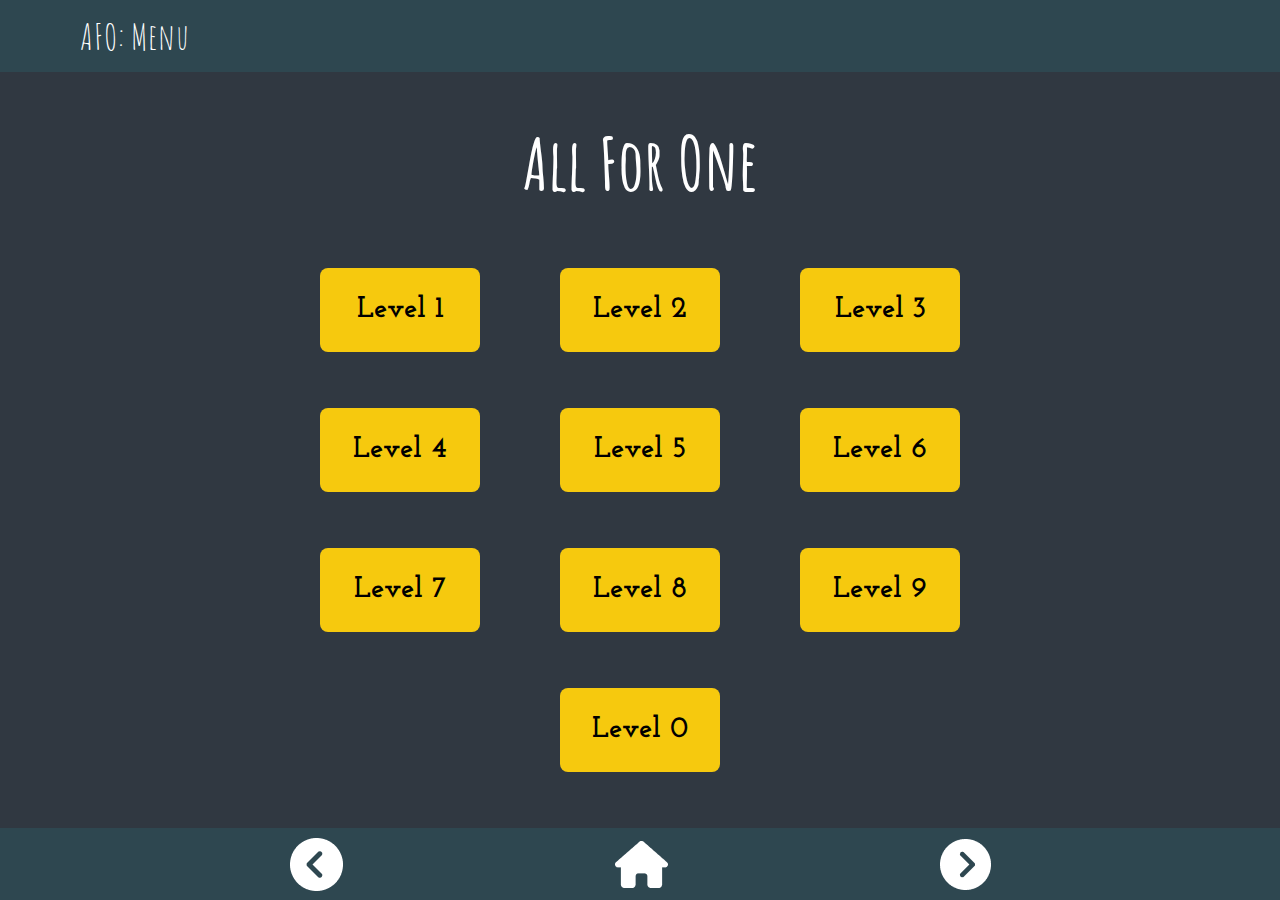
<file: index.html>
<!DOCTYPE html>
<html lang="en">

<head>
    <meta charset="UTF-8">
    <meta name="viewport" content="width=device-width, initial-scale=1.0">
    <link rel="stylesheet" href="./src/output.css">
    <link rel="preconnect" href="https://fonts.googleapis.com">
    <link rel="preconnect" href="https://fonts.gstatic.com" crossorigin>
    <link
        href="https://fonts.googleapis.com/css2?family=Amatic+SC:wght@400;700&family=Josefin+Slab:ital,wght@0,100;0,200;0,300;0,400;0,500;0,600;0,700;1,100;1,200;1,300;1,400;1,500;1,600;1,700&display=swap"
        rel="stylesheet">
    <title>All For One</title>
</head>

<body>
    <header class="w-screen h-[8vh] bg-[#2E4750] flex">
        <h2 class="text-white font-amatic tracking-wide text-4xl my-auto ps-5 sm:ps-10 md:ps-20">AFO: Menu</h2>
    </header>

    <main class="w-[screen] h-[84vh] bg-[#303841] grid grid-cols-3 grid-rows-5 gap-x-12 gap-y-16 sm:gap-x-20 sm:gap-y-14 px-10 sm:px-20 xl:px-80 py-14">
        <h1 class="font-amatic text-white text-7xl font-bold text-center col-span-3">All For One</h1>
        <a href="./pages/L1_Add.html" class="bg-[#F6C90E] flex rounded-lg">
            <p class="m-auto font-josefin text-6xl md:text-3xl font-bold"><span class="md:hidden">1</span><span class="hidden md:block">Level 1</span></p>
        </a>
        <a href="./pages/L2_Question.html" class="bg-[#F6C90E] flex rounded-lg">
            <p class="m-auto font-josefin text-6xl md:text-3xl font-bold"><span class="md:hidden">2</span><span class="hidden md:block">Level 2</span></p>
        </a>
        <a href="./pages/L3_Compare.html" class="bg-[#F6C90E] flex rounded-lg">
            <p class="m-auto font-josefin text-6xl md:text-3xl font-bold"><span class="md:hidden">3</span><span class="hidden md:block">Level 3</span></p>
        </a>
        <a href="./pages/L4_Madlib.html" class="bg-[#F6C90E] flex rounded-lg">
            <p class="m-auto font-josefin text-6xl md:text-3xl font-bold"><span class="md:hidden">4</span><span class="hidden md:block">Level 4</span></p>
        </a>
        <a href="./pages/L5_OddEven.html" class="bg-[#F6C90E] flex rounded-lg">
            <p class="m-auto font-josefin text-6xl md:text-3xl font-bold"><span class="md:hidden">5</span><span class="hidden md:block">Level 5</span></p>
        </a>
        <a href="./pages/L6_ReverseStr.html" class="bg-[#F6C90E] flex rounded-lg">
            <p class="m-auto font-josefin text-6xl md:text-3xl font-bold"><span class="md:hidden">6</span><span class="hidden md:block">Level 6</span></p>
        </a>
        <a href="./pages/L7_ReverseNum.html" class="bg-[#F6C90E] flex rounded-lg">
            <p class="m-auto font-josefin text-6xl md:text-3xl font-bold"><span class="md:hidden">7</span><span class="hidden md:block">Level 7</span></p>
        </a>
        <a href="./pages/L8_MagicBall.html" class="bg-[#F6C90E] flex rounded-lg">
            <p class="m-auto font-josefin text-6xl md:text-3xl font-bold"><span class="md:hidden">8</span><span class="hidden md:block">Level 8</span></p>
        </a>
        <a href="./pages/L9_Restaurant.html" class="bg-[#F6C90E] flex rounded-lg">
            <p class="m-auto font-josefin text-6xl md:text-3xl font-bold"><span class="md:hidden">9</span><span class="hidden md:block">Level 9</span></p>
        </a>
        <div class="grid grid-cols-subgrid col-span-3">
            <a href="./pages/L0_Hello.html" class="bg-[#F6C90E] flex rounded-lg col-start-2">
                <p class="m-auto font-josefin text-6xl md:text-3xl font-bold"><span class="md:hidden">0</span><span class="hidden md:block">Level 0</span></p>
            </a>
        </div>
    </main>

    <footer class="w-screen h-[8vh] bg-[#2E4750] columns-3 flex justify-center gap-20">
        <div class="flex">
            <a href="./pages/L9_Restaurant.html" class="my-auto">
                <img class="sm:hidden" src="./assets/faChevronCircleLeftMobile.png" alt="Back Button">
                <img class="hidden sm:block" src="./assets/faChevronCircleLeft.png" alt="Back Button">
            </a>
        </div>
        <div class="flex md:px-48">
            <a href="./index.html" class="my-auto">
                <img class="sm:hidden" src="./assets/faHomeMobile.png" alt="Home Button">
                <img class="hidden sm:block" src="./assets/faHome.png" alt="Home Button">
            </a>
        </div>
        <div class="flex">
            <a href="./pages/L0_Hello.html" class="my-auto">
                <img class="sm:hidden" src="./assets/faChevronCircleRightMobile.png" alt="Next Button">
                <img class="hidden sm:block" src="./assets/faChevronCircleRight.png" alt="Next Button">
            </a>
        </div>
    </footer>

    <script src="./node_modules/flowbite/dist/flowbite.min.js"></script>
</body>

</html>
</file>
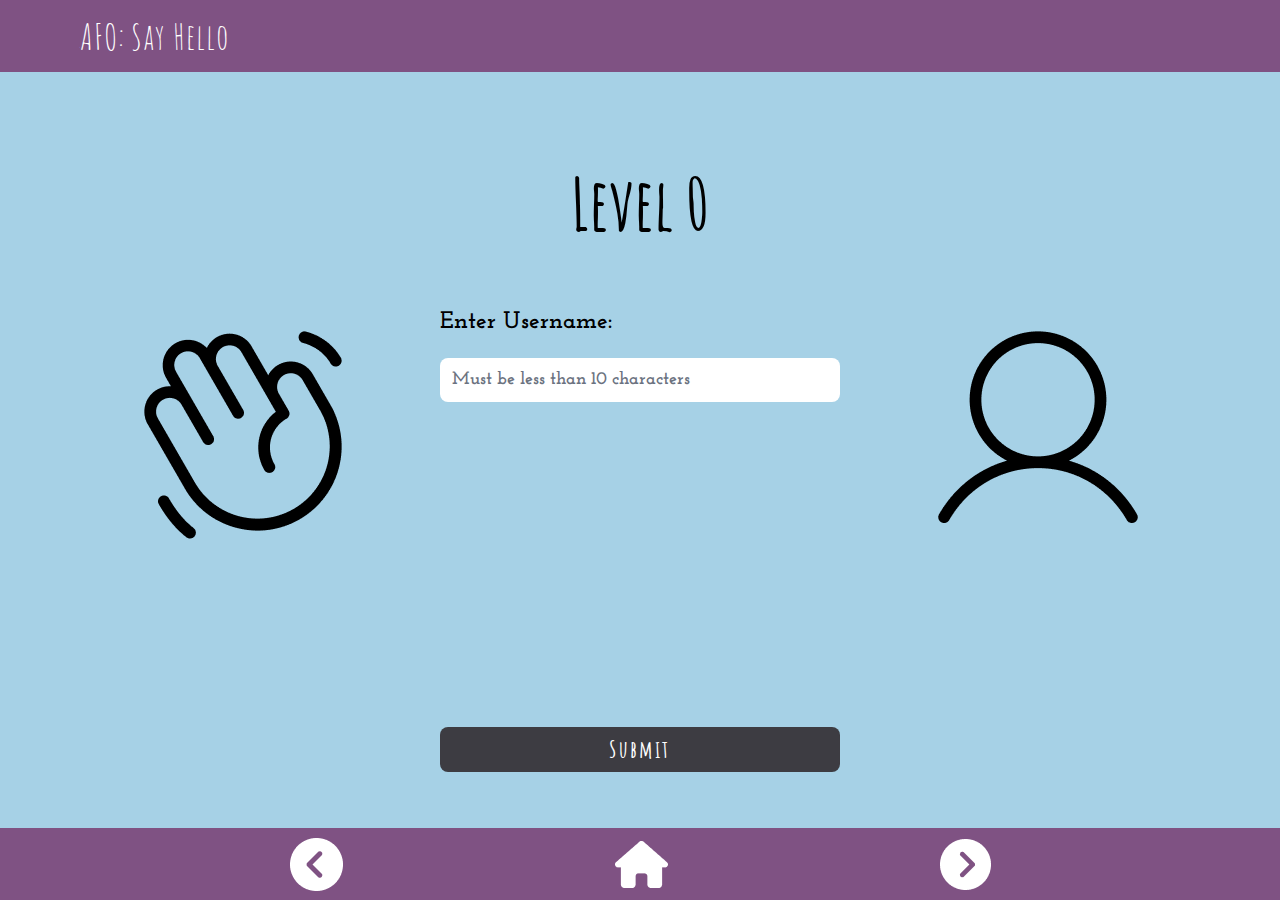
<file: pages/L0_Hello.html>
<!DOCTYPE html>
<html lang="en">

<head>
    <meta charset="UTF-8">
    <meta name="viewport" content="width=device-width, initial-scale=1.0">
    <link rel="stylesheet" href="../src/output.css">
    <link rel="preconnect" href="https://fonts.googleapis.com">
    <link rel="preconnect" href="https://fonts.gstatic.com" crossorigin>
    <link
        href="https://fonts.googleapis.com/css2?family=Amatic+SC:wght@400;700&family=Josefin+Slab:ital,wght@0,100;0,200;0,300;0,400;0,500;0,600;0,700;1,100;1,200;1,300;1,400;1,500;1,600;1,700&display=swap"
        rel="stylesheet">
    <title>AFO: Say Hello</title>
</head>

<body>
    <header class="w-screen h-[8vh] bg-[#7F5283] flex">
        <h2 class="text-white font-amatic tracking-wide text-4xl my-auto ps-5 sm:ps-10 md:ps-20">AFO: Say Hello</h2>
    </header>

    <main class="w-[screen] h-[84vh] bg-[#A6D1E6] text-black px-10 sm:px-20 xl:px-50 py-14">
        <section class="h-full flex flex-col justify-between">
            <h1 class="font-amatic  text-7xl font-bold text-center pb-5 pt-10"><span class="sm:hidden">Lvl.</span><span class="hidden sm:inline-block">Level</span> 0</h1>
            
            <div class="flex font-josefin font-bold">
                <div class="mx-auto hidden xl:block">
                    <img src="../assets/HandWaving.png" alt="Hand waving icon">
                </div>
                
                <div class="mx-auto">
                    <label class="block pb-5 text-2xl" for="userName">Enter Username:</label>
                    <input class="text-black text-lg rounded-lg border-0 w-[230px] min-[375px]:w-[300px] sm:w-[400px]" type="text" id="userName" maxlength="10" placeholder="Must be less than 10 characters" required>
                </div>

                <div class="mx-auto hidden xl:block">
                    <img src="../assets/User.png" alt="User icon">
                </div>
            </div>

            <div id="response" class="my-10 mx-auto font-josefin font-bold text-4xl"></div>
            
            <button id="submitBtn" class="text-white font-bold text-2xl font-amatic tracking-widest rounded-lg bg-[#3D3C42] h-[5vh] w-[230px] min-[375px]:w-[300px] sm:w-[400px] mx-auto">Submit</button>
        </section>
    </main>

    <footer class="w-screen h-[8vh] bg-[#7F5283] columns-3 flex justify-center gap-20">
        <div class="flex">
            <a href="../index.html" class="my-auto">
                <img class="sm:hidden" src="../assets/faChevronCircleLeftMobile.png" alt="Back Button">
                <img class="hidden sm:block" src="../assets/faChevronCircleLeft.png" alt="Back Button">
            </a>
        </div>
        <div class="flex md:px-48">
            <a href="../index.html" class="my-auto">
                <img class="sm:hidden" src="../assets/faHomeMobile.png" alt="Home Button">
                <img class="hidden sm:block" src="../assets/faHome.png" alt="Home Button">
            </a>
        </div>
        <div class="flex">
            <a href="./L1_Add.html" class="my-auto">
                <img class="sm:hidden" src="../assets/faChevronCircleRightMobile.png" alt="Next Button">
                <img class="hidden sm:block" src="../assets/faChevronCircleRight.png" alt="Next Button">
            </a>
        </div>
    </footer>

    <script src="../node_modules/flowbite/dist/flowbite.min.js"></script>
    <script src="../scripts/hello.js"></script>
</body>

</html>
</file>
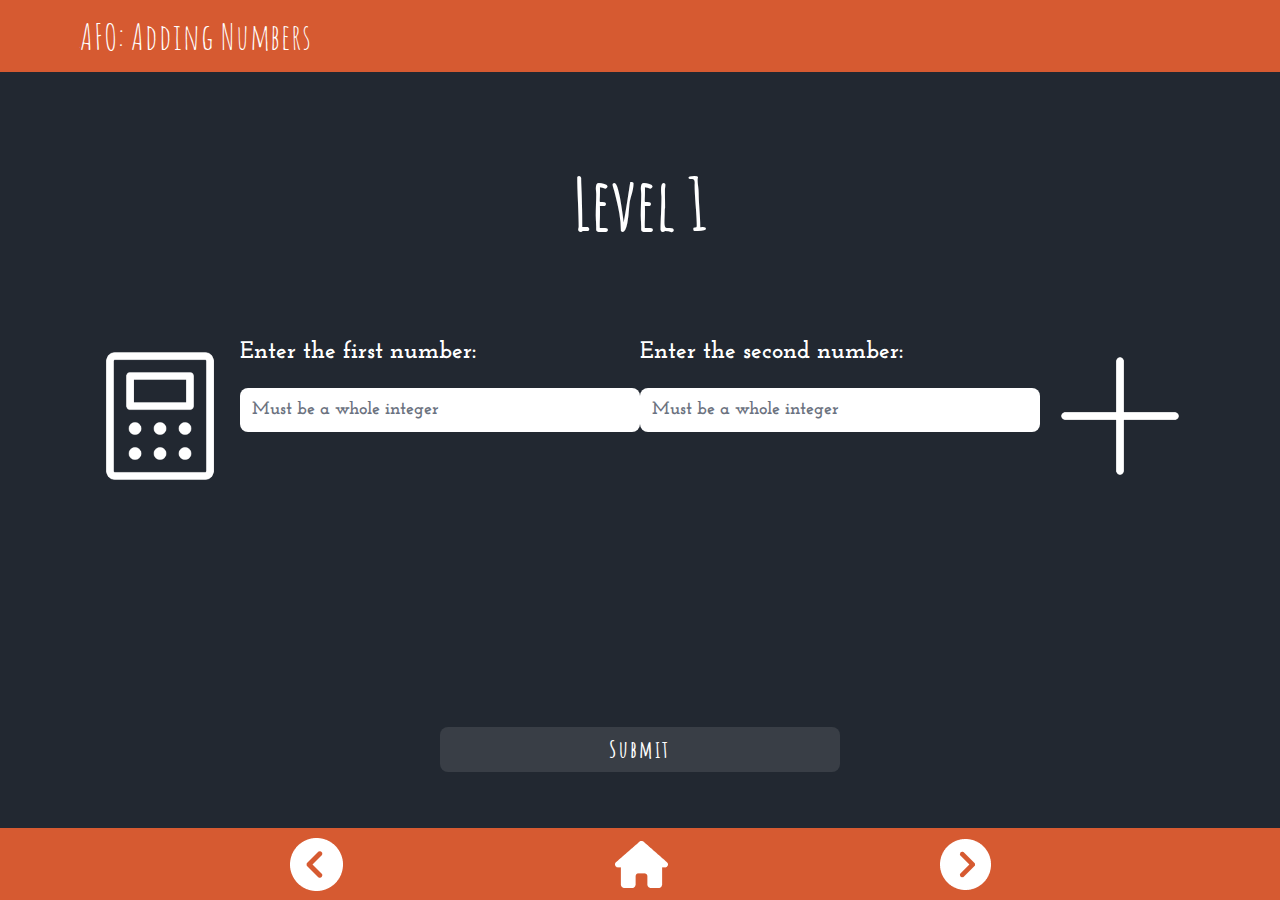
<file: pages/L1_Add.html>
<!DOCTYPE html>
<html lang="en">

<head>
    <meta charset="UTF-8">
    <meta name="viewport" content="width=device-width, initial-scale=1.0">
    <link rel="stylesheet" href="../src/output.css">
    <link rel="preconnect" href="https://fonts.googleapis.com">
    <link rel="preconnect" href="https://fonts.gstatic.com" crossorigin>
    <link
        href="https://fonts.googleapis.com/css2?family=Amatic+SC:wght@400;700&family=Josefin+Slab:ital,wght@0,100;0,200;0,300;0,400;0,500;0,600;0,700;1,100;1,200;1,300;1,400;1,500;1,600;1,700&display=swap"
        rel="stylesheet">
    <title>AFO: Adding Numbers</title>
</head>

<body>
    <header class="w-screen h-[8vh] bg-[#D65A31] flex">
        <h2 class="text-white font-amatic tracking-wide text-4xl my-auto ps-5 sm:ps-10 md:ps-20">AFO: Adding Numbers</h2>
    </header>

    <main class="w-[screen] h-[84vh] bg-[#222831] text-white px-10 sm:px-20 xl:px-50 py-14">
        <section class="h-full flex flex-col justify-between">
            <h1 class="font-amatic text-7xl font-bold text-center pb-5 pt-10"><span class="sm:hidden">Lvl.</span><span class="hidden sm:inline-block">Level</span> 1</h1>
            
            <div class="flex font-josefin font-bold">
                <div class="mx-auto hidden xl:block">
                    <img src="../assets/Calculator.png" alt="Calculator icon">
                </div>
                <div class="mx-auto">
                    <label class="block pb-5 text-2xl" for="numOne">Enter the first number:</label>
                    <input class="text-black text-lg rounded-lg border-0 w-[230px] min-[375px]:w-[300px] sm:w-[400px]" type="text" id="numOne" maxlength="10" placeholder="Must be a whole integer" required>
                </div>
                <div class="mx-auto">
                    <label class="block pb-5 text-2xl" for="numTwo">Enter the second number:</label>
                    <input class="text-black text-lg rounded-lg border-0 w-[230px] min-[375px]:w-[300px] sm:w-[400px]" type="text" id="numTwo" maxlength="10" placeholder="Must be a whole integer" required>
                </div>
                <div class="mx-auto hidden xl:block">
                    <img src="../assets/Plus.png" alt="Plus icon">
                </div>
            </div>

            <div id="response" class="my-10 mx-auto"></div>
            
            <button id="submitBtn" class="text-white font-bold text-2xl font-amatic tracking-widest rounded-lg bg-[#393E46] h-[5vh] w-[230px] min-[375px]:w-[300px] sm:w-[400px] mx-auto">Submit</button>
        </section>
    </main>

    <footer class="w-screen h-[8vh] bg-[#D65A31] columns-3 flex justify-center gap-20">
        <div class="flex">
            <a href="./L0_Hello.html" class="my-auto">
                <img class="sm:hidden" src="../assets/faChevronCircleLeftMobile.png" alt="Back Button">
                <img class="hidden sm:block" src="../assets/faChevronCircleLeft.png" alt="Back Button">
            </a>
        </div>
        <div class="flex md:px-48">
            <a href="../index.html" class="my-auto">
                <img class="sm:hidden" src="../assets/faHomeMobile.png" alt="Home Button">
                <img class="hidden sm:block" src="../assets/faHome.png" alt="Home Button">
            </a>
        </div>
        <div class="flex">
            <a href="./L2_Question.html" class="my-auto">
                <img class="sm:hidden" src="../assets/faChevronCircleRightMobile.png" alt="Next Button">
                <img class="hidden sm:block" src="../assets/faChevronCircleRight.png" alt="Next Button">
            </a>
        </div>
    </footer>

    <script src="../node_modules/flowbite/dist/flowbite.min.js"></script>
    <script src="../scripts/add.js"></script>
</body>

</html>
</file>
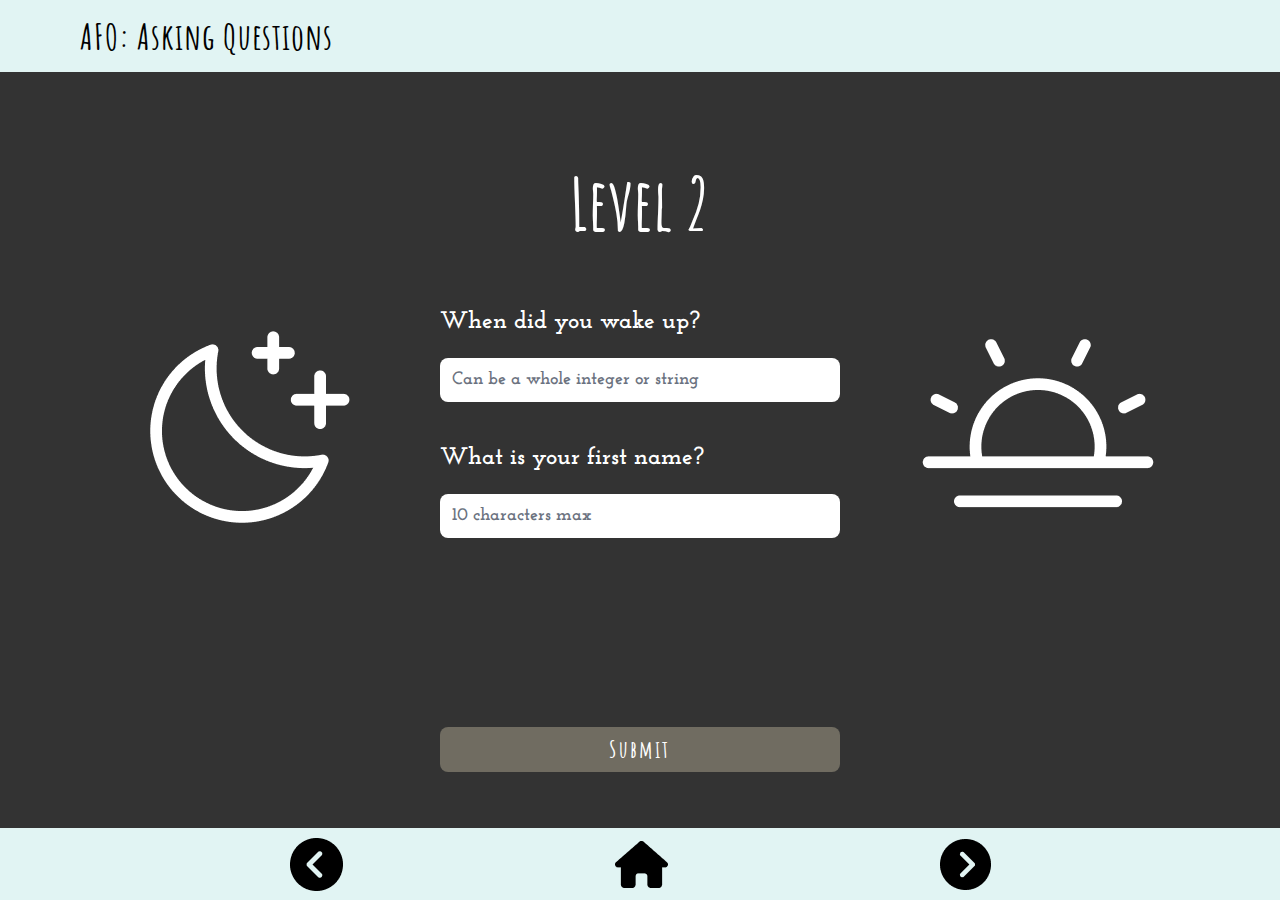
<file: pages/L2_Question.html>
<!DOCTYPE html>
<html lang="en">

<head>
    <meta charset="UTF-8">
    <meta name="viewport" content="width=device-width, initial-scale=1.0">
    <link rel="stylesheet" href="../src/output.css">
    <link rel="preconnect" href="https://fonts.googleapis.com">
    <link rel="preconnect" href="https://fonts.gstatic.com" crossorigin>
    <link
        href="https://fonts.googleapis.com/css2?family=Amatic+SC:wght@400;700&family=Josefin+Slab:ital,wght@0,100;0,200;0,300;0,400;0,500;0,600;0,700;1,100;1,200;1,300;1,400;1,500;1,600;1,700&display=swap"
        rel="stylesheet">
    <title>AFO: Asking Questions</title>
</head>

<body>
    <header class="w-screen h-[8vh] bg-[#E1F4F3] flex">
        <h2 class="text-black font-bold font-amatic tracking-wide text-4xl my-auto ps-5 sm:ps-10 md:ps-20">AFO: Asking Questions</h2>
    </header>

    <main class="w-[screen] h-[84vh] bg-[#333333] text-white px-10 sm:px-20 xl:px-50 py-14">
        <section class="h-full flex flex-col justify-between">
            <h1 class="font-amatic text-7xl font-bold text-center pb-5 pt-10"><span class="sm:hidden">Lvl.</span><span class="hidden sm:inline-block">Level</span> 2</h1>
            
            <div class="flex font-josefin font-bold">
                <div class="mx-auto hidden xl:block">
                    <img src="../assets/MoonStars.png" alt="Moon stars icon">
                </div>
                <div class="mx-auto">
                    <div class="pb-5">
                        <label class="block pb-5 text-2xl" for="time">When did you wake up?</label>
                        <input class="text-black text-lg rounded-lg border-0 w-[230px] min-[375px]:w-[300px] sm:w-[400px]" type="text" id="time" maxlength="10" placeholder="Can be a whole integer or string" required>
                    </div>
                    <div class="pt-5">
                        <label class="block pb-5 text-2xl" for="name">What is your first name?</label>
                        <input class="text-black text-lg rounded-lg border-0 w-[230px] min-[375px]:w-[300px] sm:w-[400px]" type="text" id="name" maxlength="10" placeholder="10 characters max" required>
                    </div>
                </div>
                <div class="mx-auto hidden xl:block">
                    <img src="../assets/SunHorizon.png" alt="Sun horizon icon">
                </div>
            </div>

            <div id="response" class="my-10 mx-auto font-josefin font-bold text-4xl"></div>
            
            <button id="submitBtn" class="text-white font-bold text-2xl font-amatic tracking-widest rounded-lg bg-[#706C61] h-[5vh] w-[230px] min-[375px]:w-[300px] sm:w-[400px] mx-auto">Submit</button>
        </section>
    </main>

    <footer class="w-screen h-[8vh] bg-[#E1F4F3] columns-3 flex justify-center gap-20">
        <div class="flex">
            <a href="./L1_Add.html" class="my-auto">
                <img class="sm:hidden" src="../assets/dark-faChevronCircleLeftMobile.png" alt="Back Button">
                <img class="hidden sm:block" src="../assets/dark-faChevronCircleLeft.png" alt="Back Button">
            </a>
        </div>
        <div class="flex md:px-48">
            <a href="../index.html" class="my-auto">
                <img class="sm:hidden" src="../assets/dark-faHomeMobile.png" alt="Home Button">
                <img class="hidden sm:block" src="../assets/dark-faHome.png" alt="Home Button">
            </a>
        </div>
        <div class="flex">
            <a href="./L3_Compare.html" class="my-auto">
                <img class="sm:hidden" src="../assets/dark-faChevronCircleRightMobile.png" alt="Next Button">
                <img class="hidden sm:block" src="../assets/dark-faChevronCircleRight.png" alt="Next Button">
            </a>
        </div>
    </footer>

    <script src="../node_modules/flowbite/dist/flowbite.min.js"></script>
    <script src="../scripts/question.js"></script>
</body>

</html>
</file>
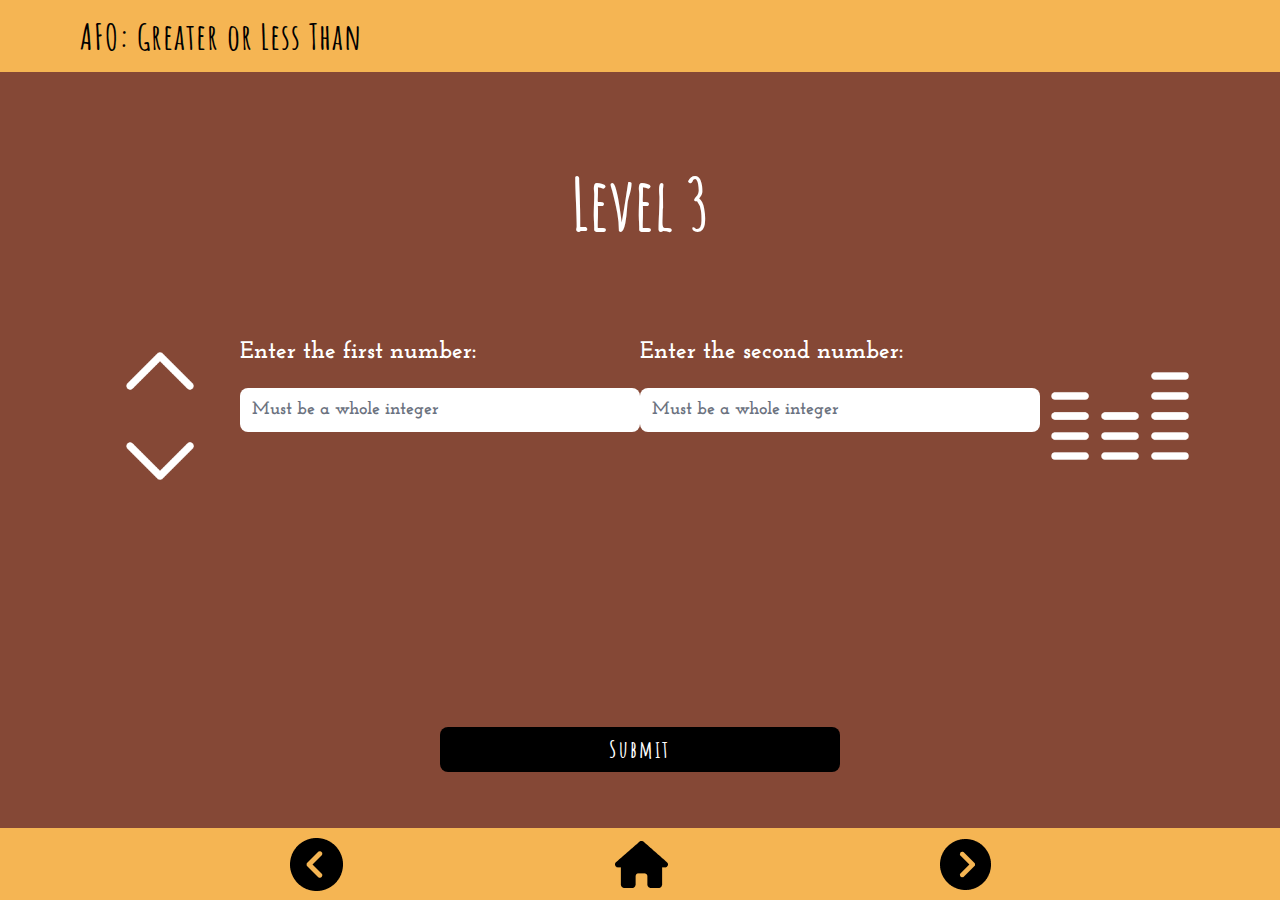
<file: pages/L3_Compare.html>
<!DOCTYPE html>
<html lang="en">

<head>
    <meta charset="UTF-8">
    <meta name="viewport" content="width=device-width, initial-scale=1.0">
    <link rel="stylesheet" href="../src/output.css">
    <link rel="preconnect" href="https://fonts.googleapis.com">
    <link rel="preconnect" href="https://fonts.gstatic.com" crossorigin>
    <link
        href="https://fonts.googleapis.com/css2?family=Amatic+SC:wght@400;700&family=Josefin+Slab:ital,wght@0,100;0,200;0,300;0,400;0,500;0,600;0,700;1,100;1,200;1,300;1,400;1,500;1,600;1,700&display=swap"
        rel="stylesheet">
    <title>AFO: Greater or Less Than</title>
</head>

<body>
    <header class="w-screen h-[8vh] bg-[#F5B553] flex">
        <h2 class="text-black font-bold font-amatic tracking-wide text-4xl my-auto ps-5 sm:ps-10 md:ps-20">AFO: Greater or Less Than</h2>
    </header>

    <main class="w-[screen] h-[84vh] bg-[#854836] text-white px-10 sm:px-20 xl:px-50 py-14">
        <section class="h-full flex flex-col justify-between">
            <h1 class="font-amatic text-7xl font-bold text-center pb-5 pt-10"><span class="sm:hidden">Lvl.</span><span class="hidden sm:inline-block">Level</span> 3</h1>
            
            <div class="flex font-josefin font-bold">
                <div class="mx-auto hidden xl:block">
                    <img src="../assets/CaretUpDown.png" alt="Carot up down icon">
                </div>
                <div class="mx-auto">
                    <label class="block pb-5 text-2xl" for="numOne">Enter the first number:</label>
                    <input class="text-black text-lg rounded-lg border-0 w-[230px] min-[375px]:w-[300px] sm:w-[400px]" type="text" id="numOne" maxlength="10" placeholder="Must be a whole integer" required>
                </div>
                <div class="mx-auto">
                    <label class="block pb-5 text-2xl" for="numTwo">Enter the second number:</label>
                    <input class="text-black text-lg rounded-lg border-0 w-[230px] min-[375px]:w-[300px] sm:w-[400px]" type="text" id="numTwo" maxlength="10" placeholder="Must be a whole integer" required>
                </div>
                <div class="mx-auto hidden xl:block">
                    <img src="../assets/Equalizer.png" alt="Equalizer icon">
                </div>
            </div>

            <div id="response" class="my-10 mx-auto"></div>
            
            <button id="submitBtn" class="text-white font-bold text-2xl font-amatic tracking-widest rounded-lg bg-[#000000] h-[5vh] w-[230px] min-[375px]:w-[300px] sm:w-[400px] mx-auto">Submit</button>
        </section>
    </main>

    <footer class="w-screen h-[8vh] bg-[#F5B553] columns-3 flex justify-center gap-20">
        <div class="flex">
            <a href="./L2_Question.html" class="my-auto">
                <img class="sm:hidden" src="../assets/dark-faChevronCircleLeftMobile.png" alt="Back Button">
                <img class="hidden sm:block" src="../assets/dark-faChevronCircleLeft.png" alt="Back Button">
            </a>
        </div>
        <div class="flex md:px-48">
            <a href="../index.html" class="my-auto">
                <img class="sm:hidden" src="../assets/dark-faHomeMobile.png" alt="Home Button">
                <img class="hidden sm:block" src="../assets/dark-faHome.png" alt="Home Button">
            </a>
        </div>
        <div class="flex">
            <a href="./L4_Madlib.html" class="my-auto">
                <img class="sm:hidden" src="../assets/dark-faChevronCircleRightMobile.png" alt="Next Button">
                <img class="hidden sm:block" src="../assets/dark-faChevronCircleRight.png" alt="Next Button">
            </a>
        </div>
    </footer>

    <script src="../node_modules/flowbite/dist/flowbite.min.js"></script>
    <script src="../scripts/compare.js"></script>
</body>

</html>
</file>
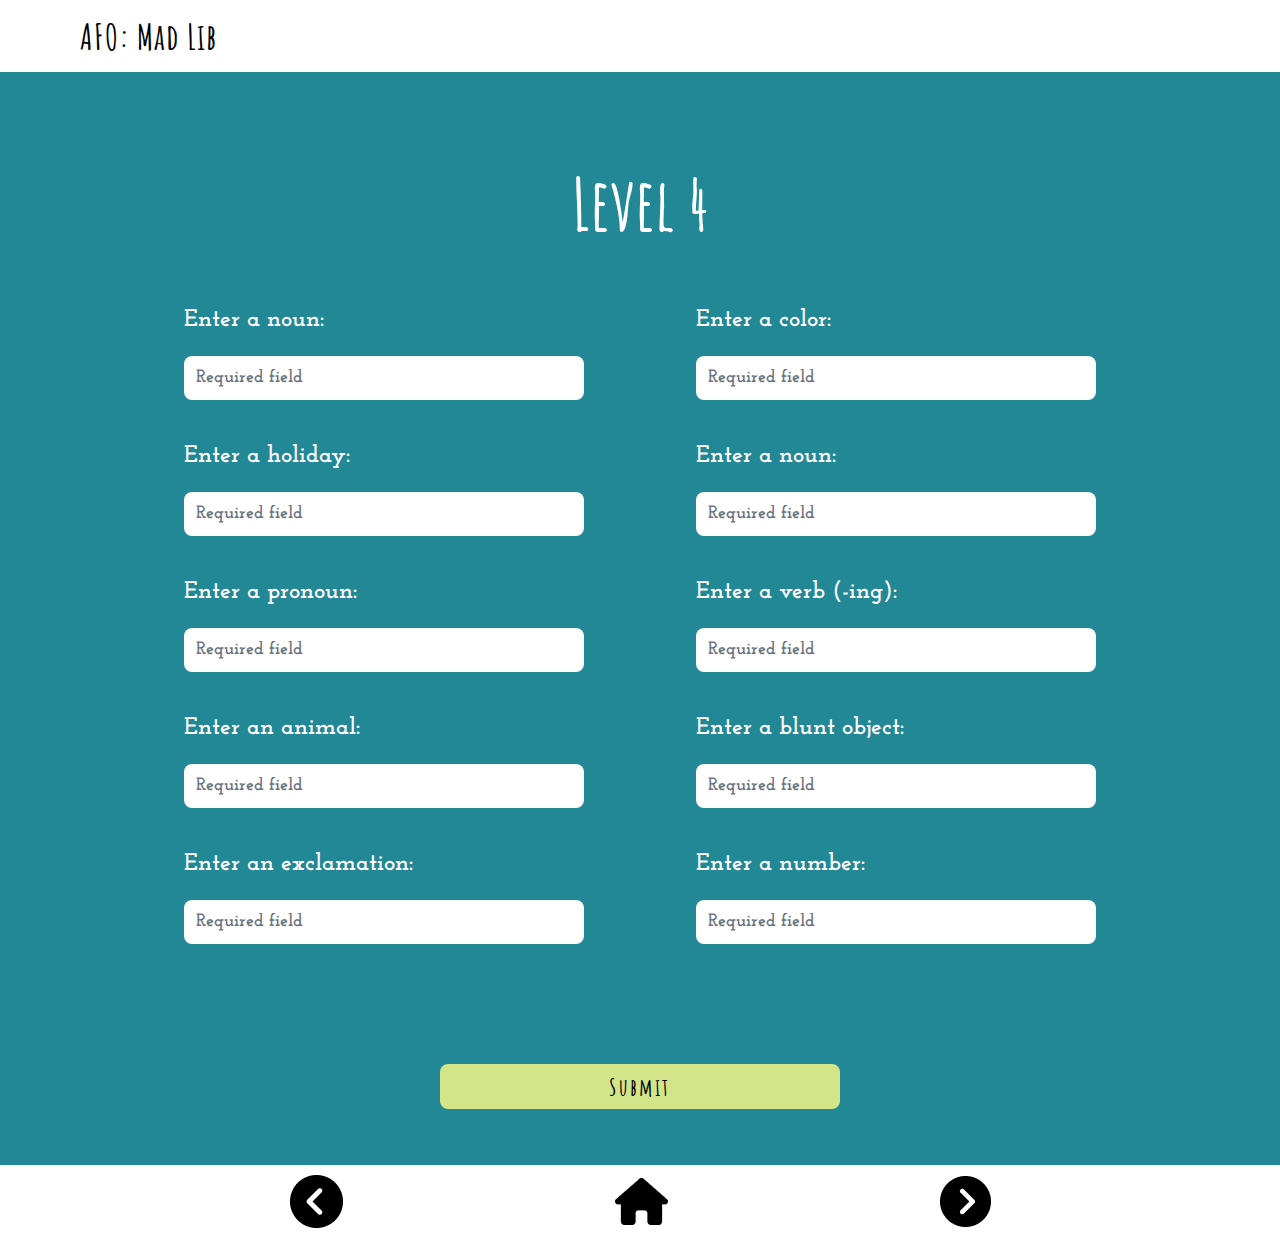
<file: pages/L4_Madlib.html>
<!DOCTYPE html>
<html lang="en">

<head>
    <meta charset="UTF-8">
    <meta name="viewport" content="width=device-width, initial-scale=1.0">
    <link rel="stylesheet" href="../src/output.css">
    <link rel="preconnect" href="https://fonts.googleapis.com">
    <link rel="preconnect" href="https://fonts.gstatic.com" crossorigin>
    <link
        href="https://fonts.googleapis.com/css2?family=Amatic+SC:wght@400;700&family=Josefin+Slab:ital,wght@0,100;0,200;0,300;0,400;0,500;0,600;0,700;1,100;1,200;1,300;1,400;1,500;1,600;1,700&display=swap"
        rel="stylesheet">
    <title>AFO: Mad Lib</title>
</head>

<body>
    <header class="w-screen h-[8vh] bg-[#FFFFFF] flex">
        <h2 class="text-black font-bold font-amatic tracking-wide text-4xl my-auto ps-5 sm:ps-10 md:ps-20">AFO: Mad Lib
        </h2>
    </header>

    <main class="w-[screen] h-[screen] bg-[#228896] text-white px-10 sm:px-20 xl:px-50 py-14">
        <section class="h-full flex flex-col justify-between mx-auto max-w-screen-lg">
            <h1 class="font-amatic text-7xl font-bold text-center pb-16 pt-10"><span class="sm:hidden">Lvl.</span><span
                    class="hidden sm:inline-block">Level</span> 4</h1>

            <div class="flex flex-wrap justify-center font-josefin font-bold">
                <div class="w-full lg:w-1/2 flex">
                    <div class="mx-auto">
                        <div class="pb-5">
                            <label class="block pb-5 text-2xl" for="noun1">Enter a noun:</label>
                            <input
                                class="text-black text-lg rounded-lg border-0 w-[230px] min-[375px]:w-[300px] sm:w-[400px]"
                                type="text" id="noun1" maxlength="10" placeholder="Required field" required>
                        </div>
                        <div class="py-5">
                            <label class="block pb-5 text-2xl" for="holiday1">Enter a holiday:</label>
                            <input
                                class="text-black text-lg rounded-lg border-0 w-[230px] min-[375px]:w-[300px] sm:w-[400px]"
                                type="text" id="holiday1" maxlength="10" placeholder="Required field" required>
                        </div>
                        <div class="py-5">
                            <label class="block pb-5 text-2xl" for="pronoun1">Enter a pronoun:</label>
                            <input
                                class="text-black text-lg rounded-lg border-0 w-[230px] min-[375px]:w-[300px] sm:w-[400px]"
                                type="text" id="pronoun1" maxlength="10" placeholder="Required field" required>
                        </div>
                        <div class="py-5">
                            <label class="block pb-5 text-2xl" for="animal1">Enter an animal:</label>
                            <input
                                class="text-black text-lg rounded-lg border-0 w-[230px] min-[375px]:w-[300px] sm:w-[400px]"
                                type="text" id="animal1" maxlength="10" placeholder="Required field" required>
                        </div>
                        <div class="pt-5 pb-10">
                            <label class="block pb-5 text-2xl" for="exclamation1">Enter an exclamation:</label>
                            <input
                                class="text-black text-lg rounded-lg border-0 w-[230px] min-[375px]:w-[300px] sm:w-[400px]"
                                type="text" id="exclamation1" maxlength="10" placeholder="Required field" required>
                        </div>
                    </div>
                </div>
                <div class="w-full lg:w-1/2 flex">
                    <div class="mx-auto">
                        <div class="pb-5">
                            <label class="block pb-5 text-2xl" for="color1">Enter a color:</label>
                            <input
                                class="text-black text-lg rounded-lg border-0 w-[230px] min-[375px]:w-[300px] sm:w-[400px]"
                                type="text" id="color1" maxlength="10" placeholder="Required field" required>
                        </div>
                        <div class="py-5">
                            <label class="block pb-5 text-2xl" for="noun2">Enter a noun:</label>
                            <input
                                class="text-black text-lg rounded-lg border-0 w-[230px] min-[375px]:w-[300px] sm:w-[400px]"
                                type="text" id="noun2" maxlength="10" placeholder="Required field" required>
                        </div>
                        <div class="py-5">
                            <label class="block pb-5 text-2xl" for="verb1">Enter a verb (-ing):</label>
                            <input
                                class="text-black text-lg rounded-lg border-0 w-[230px] min-[375px]:w-[300px] sm:w-[400px]"
                                type="text" id="verb1" maxlength="10" placeholder="Required field" required>
                        </div>
                        <div class="py-5">
                            <label class="block pb-5 text-2xl" for="object1">Enter a blunt object:</label>
                            <input
                                class="text-black text-lg rounded-lg border-0 w-[230px] min-[375px]:w-[300px] sm:w-[400px]"
                                type="text" id="object1" maxlength="10" placeholder="Required field" required>
                        </div>
                        <div class="py-5">
                            <label class="block pb-5 text-2xl" for="hours1">Enter a number:</label>
                            <input
                                class="text-black text-lg rounded-lg border-0 w-[230px] min-[375px]:w-[300px] sm:w-[400px]"
                                type="text" id="hours1" maxlength="10" placeholder="Required field" required>
                        </div>
                    </div>
                </div>
            </div>

            <div id="response" class="my-10 mx-auto font-josefin font-bold text-4xl"></div>

            <button id="submitBtn"
                class="text-black font-bold text-2xl font-amatic tracking-widest rounded-lg bg-[#D4E589] h-[5vh] w-[230px] min-[375px]:w-[300px] sm:w-[400px] mx-auto">Submit</button>
        </section>
    </main>

    <footer class="w-screen h-[8vh] bg-[#FFFFFF] columns-3 flex justify-center gap-20">
        <div class="flex">
            <a href="./L3_Compare.html" class="my-auto">
                <img class="sm:hidden" src="../assets/dark-faChevronCircleLeftMobile.png" alt="Back Button">
                <img class="hidden sm:block" src="../assets/dark-faChevronCircleLeft.png" alt="Back Button">
            </a>
        </div>
        <div class="flex md:px-48">
            <a href="../index.html" class="my-auto">
                <img class="sm:hidden" src="../assets/dark-faHomeMobile.png" alt="Home Button">
                <img class="hidden sm:block" src="../assets/dark-faHome.png" alt="Home Button">
            </a>
        </div>
        <div class="flex">
            <a href="./L5_OddEven.html" class="my-auto">
                <img class="sm:hidden" src="../assets/dark-faChevronCircleRightMobile.png" alt="Next Button">
                <img class="hidden sm:block" src="../assets/dark-faChevronCircleRight.png" alt="Next Button">
            </a>
        </div>
    </footer>

    <script src="../node_modules/flowbite/dist/flowbite.min.js"></script>
    <script src="../scripts/madlib.js"></script>
</body>

</html>
</file>
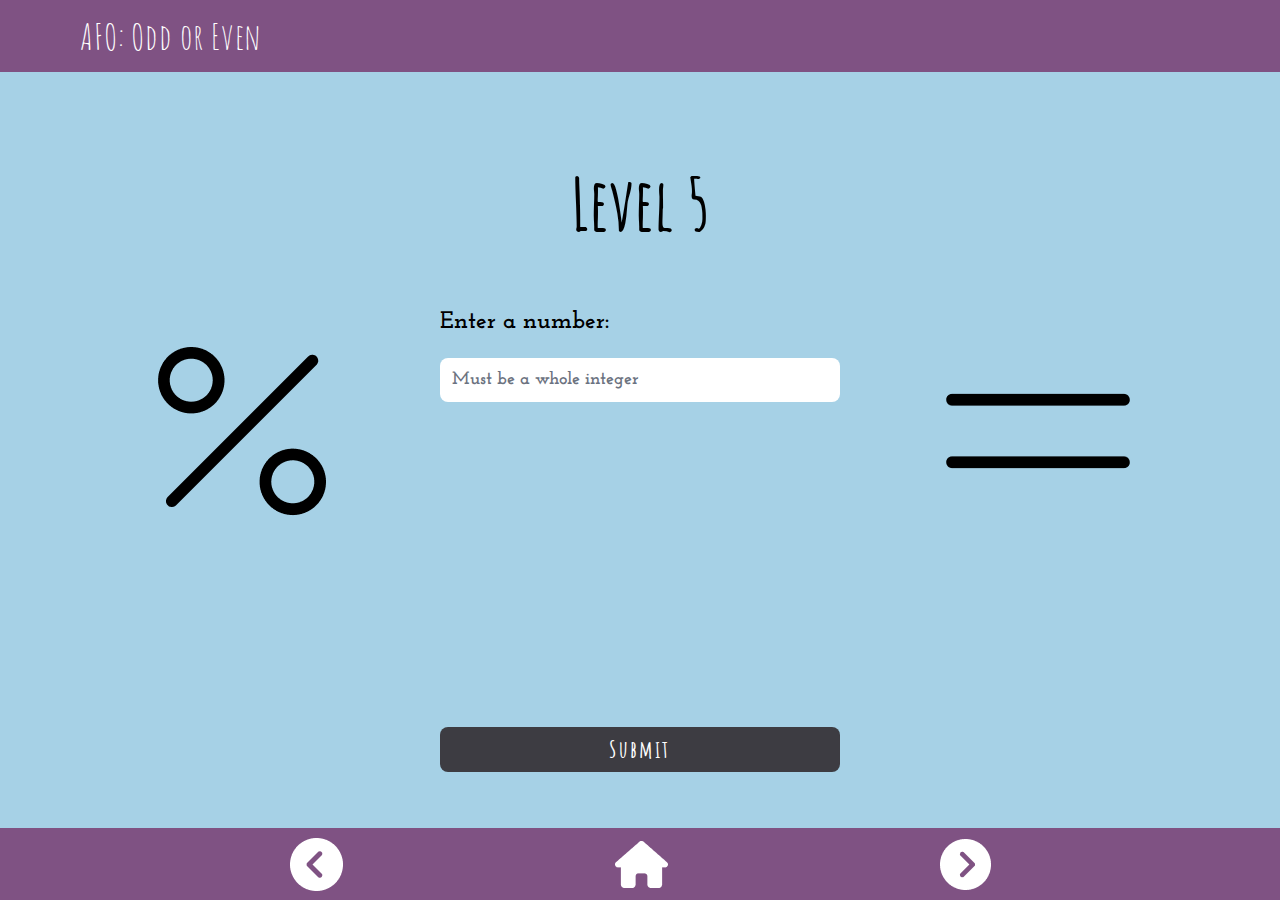
<file: pages/L5_OddEven.html>
<!DOCTYPE html>
<html lang="en">

<head>
    <meta charset="UTF-8">
    <meta name="viewport" content="width=device-width, initial-scale=1.0">
    <link rel="stylesheet" href="../src/output.css">
    <link rel="preconnect" href="https://fonts.googleapis.com">
    <link rel="preconnect" href="https://fonts.gstatic.com" crossorigin>
    <link
        href="https://fonts.googleapis.com/css2?family=Amatic+SC:wght@400;700&family=Josefin+Slab:ital,wght@0,100;0,200;0,300;0,400;0,500;0,600;0,700;1,100;1,200;1,300;1,400;1,500;1,600;1,700&display=swap"
        rel="stylesheet">
    <title>AFO: Odd or Even</title>
</head>

<body>
    <header class="w-screen h-[8vh] bg-[#7F5283] flex">
        <h2 class="text-white font-amatic tracking-wide text-4xl my-auto ps-5 sm:ps-10 md:ps-20">AFO: Odd or Even</h2>
    </header>

    <main class="w-[screen] h-[84vh] bg-[#A6D1E6] text-black px-10 sm:px-20 xl:px-50 py-14">
        <section class="h-full flex flex-col justify-between">
            <h1 class="font-amatic  text-7xl font-bold text-center pb-5 pt-10"><span class="sm:hidden">Lvl.</span><span class="hidden sm:inline-block">Level</span> 5</h1>
            
            <div class="flex font-josefin font-bold">
                <div class="mx-auto hidden xl:block">
                    <img src="../assets/Percent.png" alt="Percent icon">
                </div>
                <div class="mx-auto">
                    <label class="block pb-5 text-2xl" for="numOne">Enter a number:</label>
                    <input class="text-black text-lg rounded-lg border-0 w-[230px] min-[375px]:w-[300px] sm:w-[400px]" type="text" id="numOne" maxlength="10" placeholder="Must be a whole integer" required>
                </div>
                <div class="mx-auto hidden xl:block">
                    <img src="../assets/Equals.png" alt="Equals icon">
                </div>
            </div>

            <div id="response" class="my-10 mx-auto"></div>
            
            <button id="submitBtn" class="text-white font-bold text-2xl font-amatic tracking-widest rounded-lg bg-[#3D3C42] h-[5vh] w-[230px] min-[375px]:w-[300px] sm:w-[400px] mx-auto">Submit</button>
        </section>
    </main>

    <footer class="w-screen h-[8vh] bg-[#7F5283] columns-3 flex justify-center gap-20">
        <div class="flex">
            <a href="./L4_Madlib.html" class="my-auto">
                <img class="sm:hidden" src="../assets/faChevronCircleLeftMobile.png" alt="Back Button">
                <img class="hidden sm:block" src="../assets/faChevronCircleLeft.png" alt="Back Button">
            </a>
        </div>
        <div class="flex md:px-48">
            <a href="../index.html" class="my-auto">
                <img class="sm:hidden" src="../assets/faHomeMobile.png" alt="Home Button">
                <img class="hidden sm:block" src="../assets/faHome.png" alt="Home Button">
            </a>
        </div>
        <div class="flex">
            <a href="./L6_ReverseStr.html" class="my-auto">
                <img class="sm:hidden" src="../assets/faChevronCircleRightMobile.png" alt="Next Button">
                <img class="hidden sm:block" src="../assets/faChevronCircleRight.png" alt="Next Button">
            </a>
        </div>
    </footer>

    <script src="../node_modules/flowbite/dist/flowbite.min.js"></script>
    <script src="../scripts/oddeven.js"></script>
</body>

</html>
</file>
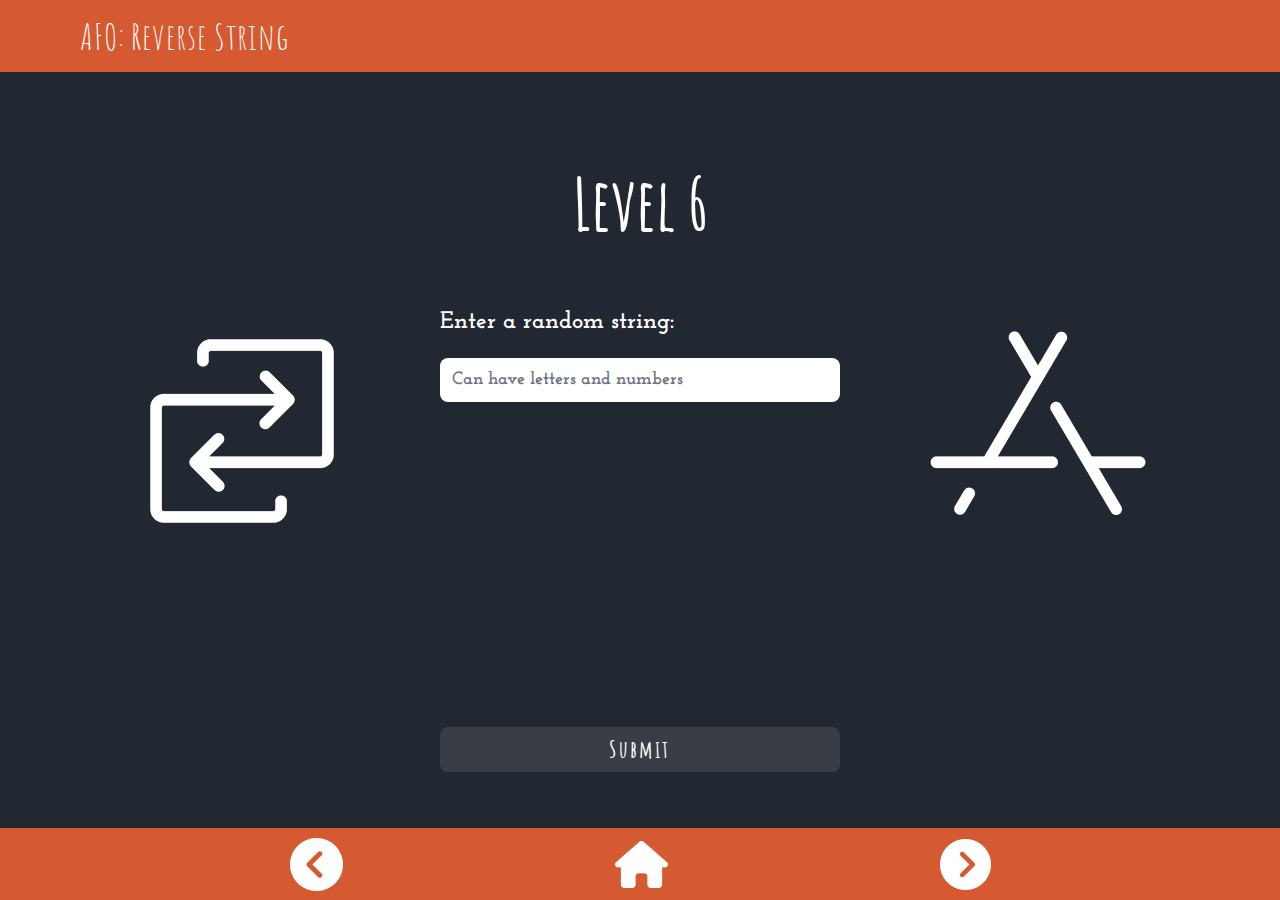
<file: pages/L6_ReverseStr.html>
<!DOCTYPE html>
<html lang="en">

<head>
    <meta charset="UTF-8">
    <meta name="viewport" content="width=device-width, initial-scale=1.0">
    <link rel="stylesheet" href="../src/output.css">
    <link rel="preconnect" href="https://fonts.googleapis.com">
    <link rel="preconnect" href="https://fonts.gstatic.com" crossorigin>
    <link
        href="https://fonts.googleapis.com/css2?family=Amatic+SC:wght@400;700&family=Josefin+Slab:ital,wght@0,100;0,200;0,300;0,400;0,500;0,600;0,700;1,100;1,200;1,300;1,400;1,500;1,600;1,700&display=swap"
        rel="stylesheet">
    <title>AFO: Reverse String</title>
</head>

<body>
    <header class="w-screen h-[8vh] bg-[#D65A31] flex">
        <h2 class="text-white font-amatic tracking-wide text-4xl my-auto ps-5 sm:ps-10 md:ps-20">AFO: Reverse String</h2>
    </header>

    <main class="w-[screen] h-[84vh] bg-[#222831] text-white px-10 sm:px-20 xl:px-50 py-14">
        <section class="h-full flex flex-col justify-between">
            <h1 class="font-amatic text-7xl font-bold text-center pb-5 pt-10"><span class="sm:hidden">Lvl.</span><span class="hidden sm:inline-block">Level</span> 6</h1>
            
            <div class="flex font-josefin font-bold">
                <div class="mx-auto hidden xl:block">
                    <img src="../assets/Swap.png" alt="Swap icon">
                </div>
                <div class="mx-auto">
                    <label class="block pb-5 text-2xl" for="input">Enter a random string:</label>
                    <input class="text-black text-lg rounded-lg border-0 w-[230px] min-[375px]:w-[300px] sm:w-[400px]" type="text" id="input" maxlength="10" placeholder="Can have letters and numbers" required>
                </div>
                <div class="mx-auto hidden xl:block">
                    <img src="../assets/ASymbol.png" alt="A symbol icon">
                </div>
            </div>

            <div id="response" class="my-10 mx-auto"></div>
            
            <button id="submitBtn" class="text-white font-bold text-2xl font-amatic tracking-widest rounded-lg bg-[#393E46] h-[5vh] w-[230px] min-[375px]:w-[300px] sm:w-[400px] mx-auto">Submit</button>
        </section>
    </main>

    <footer class="w-screen h-[8vh] bg-[#D65A31] columns-3 flex justify-center gap-20">
        <div class="flex">
            <a href="./L5_OddEven.html" class="my-auto">
                <img class="sm:hidden" src="../assets/faChevronCircleLeftMobile.png" alt="Back Button">
                <img class="hidden sm:block" src="../assets/faChevronCircleLeft.png" alt="Back Button">
            </a>
        </div>
        <div class="flex md:px-48">
            <a href="../index.html" class="my-auto">
                <img class="sm:hidden" src="../assets/faHomeMobile.png" alt="Home Button">
                <img class="hidden sm:block" src="../assets/faHome.png" alt="Home Button">
            </a>
        </div>
        <div class="flex">
            <a href="./L7_ReverseNum.html" class="my-auto">
                <img class="sm:hidden" src="../assets/faChevronCircleRightMobile.png" alt="Next Button">
                <img class="hidden sm:block" src="../assets/faChevronCircleRight.png" alt="Next Button">
            </a>
        </div>
    </footer>

    <script src="../node_modules/flowbite/dist/flowbite.min.js"></script>
    <script src="../scripts/reversestr.js"></script>
</body>

</html>
</file>
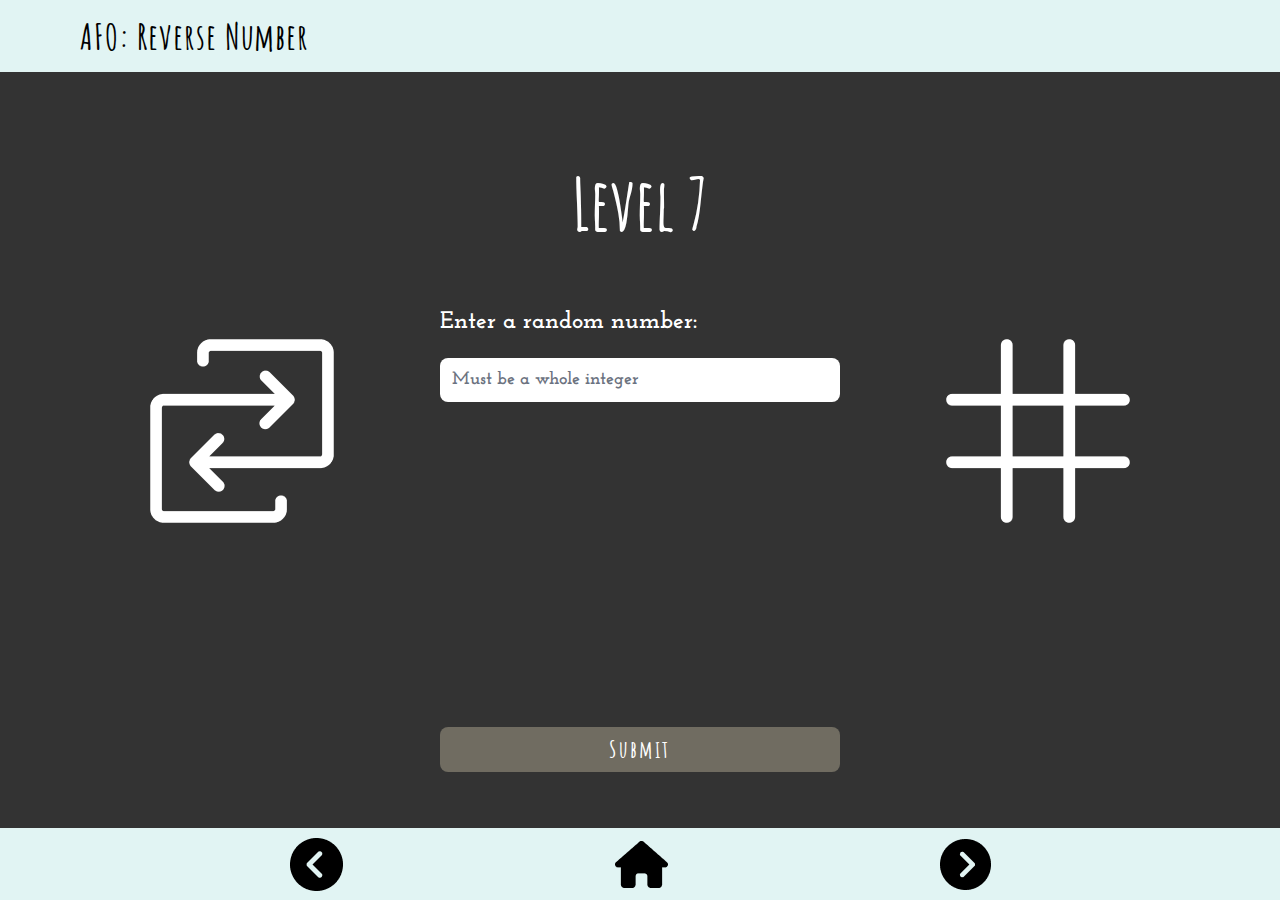
<file: pages/L7_ReverseNum.html>
<!DOCTYPE html>
<html lang="en">

<head>
    <meta charset="UTF-8">
    <meta name="viewport" content="width=device-width, initial-scale=1.0">
    <link rel="stylesheet" href="../src/output.css">
    <link rel="preconnect" href="https://fonts.googleapis.com">
    <link rel="preconnect" href="https://fonts.gstatic.com" crossorigin>
    <link
        href="https://fonts.googleapis.com/css2?family=Amatic+SC:wght@400;700&family=Josefin+Slab:ital,wght@0,100;0,200;0,300;0,400;0,500;0,600;0,700;1,100;1,200;1,300;1,400;1,500;1,600;1,700&display=swap"
        rel="stylesheet">
    <title>AFO: Reverse Number</title>
</head>

<body>
    <header class="w-screen h-[8vh] bg-[#E1F4F3] flex">
        <h2 class="text-black font-bold font-amatic tracking-wide text-4xl my-auto ps-5 sm:ps-10 md:ps-20">AFO: Reverse Number</h2>
    </header>

    <main class="w-[screen] h-[84vh] bg-[#333333] text-white px-10 sm:px-20 xl:px-50 py-14">
        <section class="h-full flex flex-col justify-between">
            <h1 class="font-amatic text-7xl font-bold text-center pb-5 pt-10"><span class="sm:hidden">Lvl.</span><span class="hidden sm:inline-block">Level</span> 7</h1>
            
            <div class="flex font-josefin font-bold">
                <div class="mx-auto hidden xl:block">
                    <img src="../assets/Swap.png" alt="Swap icon">
                </div>
                <div class="mx-auto">
                    <label class="block pb-5 text-2xl" for="input">Enter a random number:</label>
                    <input class="text-black text-lg rounded-lg border-0 w-[230px] min-[375px]:w-[300px] sm:w-[400px]" type="text" id="input" maxlength="10" placeholder="Must be a whole integer" required>
                </div>
                <div class="mx-auto hidden xl:block">
                    <img src="../assets/HashStraight.png" alt="Hash icon">
                </div>
            </div>

            <div id="response" class="my-10 mx-auto font-josefin font-bold text-4xl"></div>
            
            <button id="submitBtn" class="text-white font-bold text-2xl font-amatic tracking-widest rounded-lg bg-[#706C61] h-[5vh] w-[230px] min-[375px]:w-[300px] sm:w-[400px] mx-auto">Submit</button>
        </section>
    </main>

    <footer class="w-screen h-[8vh] bg-[#E1F4F3] columns-3 flex justify-center gap-20">
        <div class="flex">
            <a href="./L6_ReverseStr.html" class="my-auto">
                <img class="sm:hidden" src="../assets/dark-faChevronCircleLeftMobile.png" alt="Back Button">
                <img class="hidden sm:block" src="../assets/dark-faChevronCircleLeft.png" alt="Back Button">
            </a>
        </div>
        <div class="flex md:px-48">
            <a href="../index.html" class="my-auto">
                <img class="sm:hidden" src="../assets/dark-faHomeMobile.png" alt="Home Button">
                <img class="hidden sm:block" src="../assets/dark-faHome.png" alt="Home Button">
            </a>
        </div>
        <div class="flex">
            <a href="./L8_MagicBall.html" class="my-auto">
                <img class="sm:hidden" src="../assets/dark-faChevronCircleRightMobile.png" alt="Next Button">
                <img class="hidden sm:block" src="../assets/dark-faChevronCircleRight.png" alt="Next Button">
            </a>
        </div>
    </footer>

    <script src="../node_modules/flowbite/dist/flowbite.min.js"></script>
    <script src="../scripts/reversenum.js"></script>
</body>

</html>
</file>
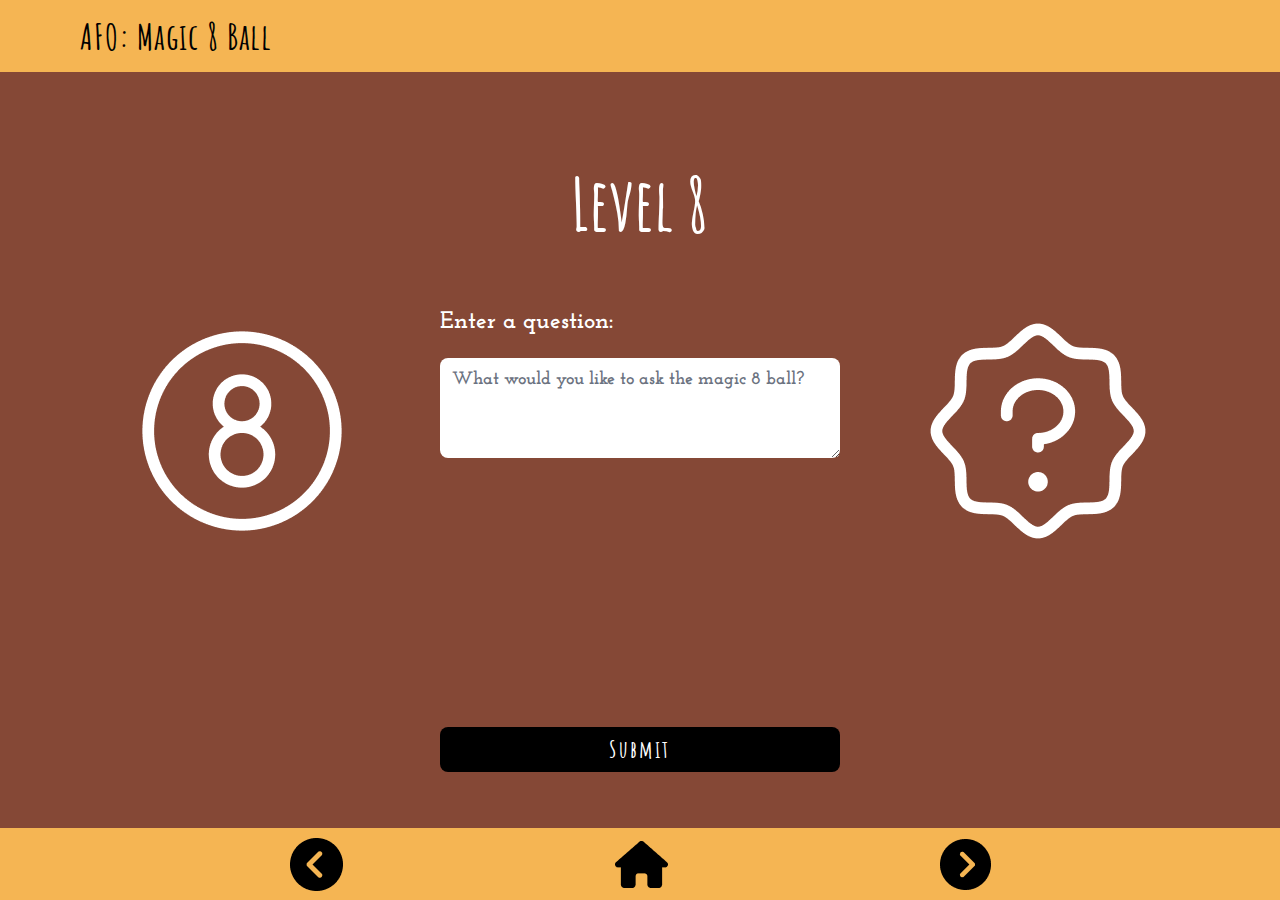
<file: pages/L8_MagicBall.html>
<!DOCTYPE html>
<html lang="en">

<head>
    <meta charset="UTF-8">
    <meta name="viewport" content="width=device-width, initial-scale=1.0">
    <link rel="stylesheet" href="../src/output.css">
    <link rel="preconnect" href="https://fonts.googleapis.com">
    <link rel="preconnect" href="https://fonts.gstatic.com" crossorigin>
    <link
        href="https://fonts.googleapis.com/css2?family=Amatic+SC:wght@400;700&family=Josefin+Slab:ital,wght@0,100;0,200;0,300;0,400;0,500;0,600;0,700;1,100;1,200;1,300;1,400;1,500;1,600;1,700&display=swap"
        rel="stylesheet">
    <title>AFO: Magic 8 Ball</title>
</head>

<body>
    <header class="w-screen h-[8vh] bg-[#F5B553] flex">
        <h2 class="text-black font-bold font-amatic tracking-wide text-4xl my-auto ps-5 sm:ps-10 md:ps-20">AFO: Magic 8 Ball</h2>
    </header>

    <main class="w-[screen] h-[84vh] bg-[#854836] text-white px-10 sm:px-20 xl:px-50 py-14">
        <section class="h-full flex flex-col justify-between">
            <h1 class="font-amatic text-7xl font-bold text-center pb-5 pt-10"><span class="sm:hidden">Lvl.</span><span class="hidden sm:inline-block">Level</span> 8</h1>
            
            <div class="flex font-josefin font-bold">
                <div class="mx-auto hidden xl:block">
                    <img src="../assets/NumberCircleEight.png" alt="Circle 8 icon">
                </div>
                <div class="mx-auto">
                    <label class="block pb-5 text-2xl" for="input">Enter a question:</label>
                    <textarea class="text-black text-lg rounded-lg border-0 w-[230px] min-[375px]:w-[300px] sm:w-[400px]" id="input" rows="3" placeholder="What would you like to ask the magic 8 ball?" required></textarea>
                </div>
                <div class="mx-auto hidden xl:block">
                    <img src="../assets/SealQuestion.png" alt="Question icon">
                </div>
            </div>

            <div id="response" class="my-10 mx-auto font-josefin font-bold text-4xl"></div>
            
            <button id="submitBtn" class="text-white font-bold text-2xl font-amatic tracking-widest rounded-lg bg-[#000000] h-[5vh] w-[230px] min-[375px]:w-[300px] sm:w-[400px] mx-auto">Submit</button>
        </section>
    </main>

    <footer class="w-screen h-[8vh] bg-[#F5B553] columns-3 flex justify-center gap-20">
        <div class="flex">
            <a href="./L7_ReverseNum.html" class="my-auto">
                <img class="sm:hidden" src="../assets/dark-faChevronCircleLeftMobile.png" alt="Back Button">
                <img class="hidden sm:block" src="../assets/dark-faChevronCircleLeft.png" alt="Back Button">
            </a>
        </div>
        <div class="flex md:px-48">
            <a href="../index.html" class="my-auto">
                <img class="sm:hidden" src="../assets/dark-faHomeMobile.png" alt="Home Button">
                <img class="hidden sm:block" src="../assets/dark-faHome.png" alt="Home Button">
            </a>
        </div>
        <div class="flex">
            <a href="./L9_Restaurant.html" class="my-auto">
                <img class="sm:hidden" src="../assets/dark-faChevronCircleRightMobile.png" alt="Next Button">
                <img class="hidden sm:block" src="../assets/dark-faChevronCircleRight.png" alt="Next Button">
            </a>
        </div>
    </footer>

    <script src="../node_modules/flowbite/dist/flowbite.min.js"></script>
    <script src="../scripts/magicball.js"></script>
</body>

</html>
</file>
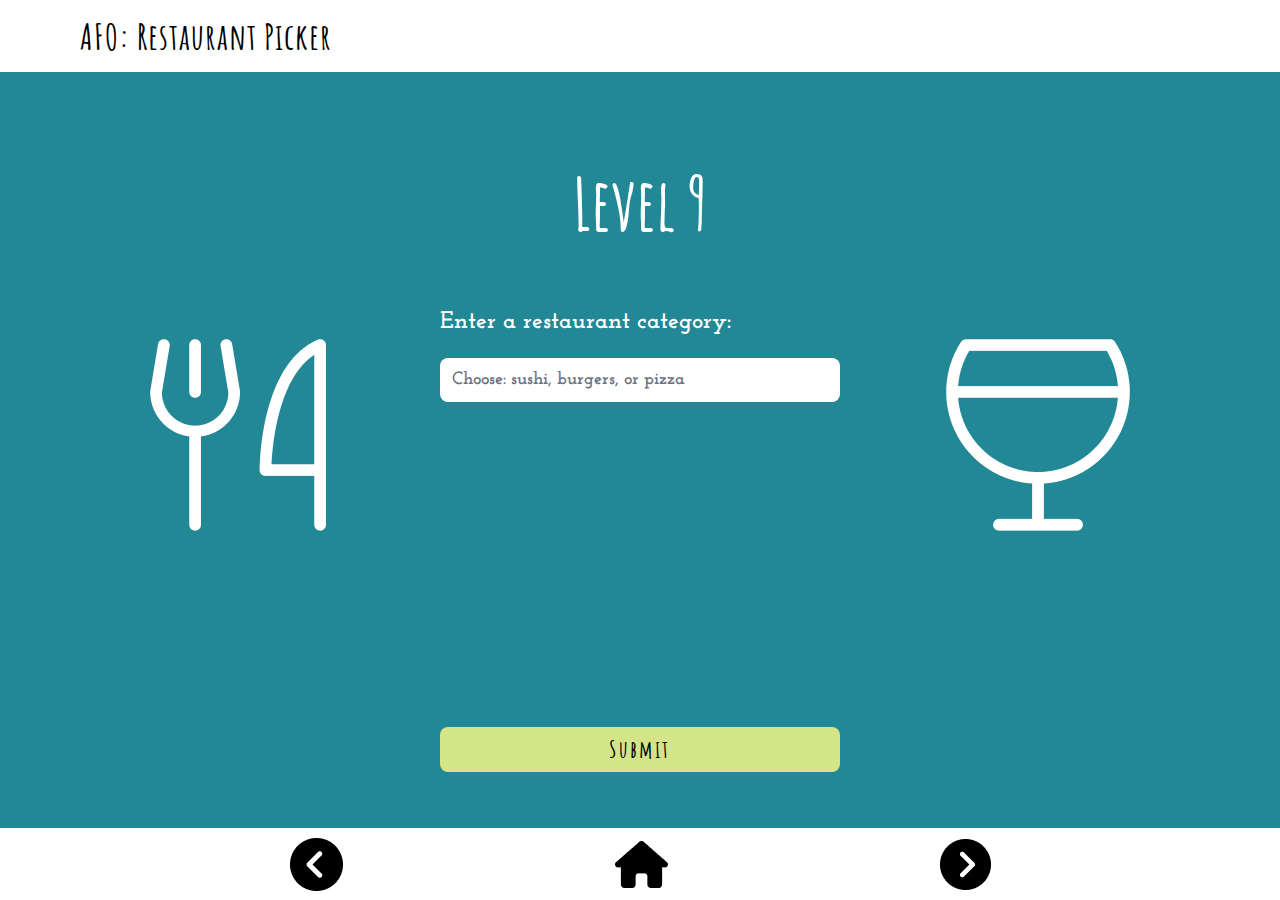
<file: pages/L9_Restaurant.html>
<!DOCTYPE html>
<html lang="en">

<head>
    <meta charset="UTF-8">
    <meta name="viewport" content="width=device-width, initial-scale=1.0">
    <link rel="stylesheet" href="../src/output.css">
    <link rel="preconnect" href="https://fonts.googleapis.com">
    <link rel="preconnect" href="https://fonts.gstatic.com" crossorigin>
    <link
        href="https://fonts.googleapis.com/css2?family=Amatic+SC:wght@400;700&family=Josefin+Slab:ital,wght@0,100;0,200;0,300;0,400;0,500;0,600;0,700;1,100;1,200;1,300;1,400;1,500;1,600;1,700&display=swap"
        rel="stylesheet">
    <title>AFO: Restaurant Picker</title>
</head>

<body>
    <header class="w-screen h-[8vh] bg-[#FFFFFF] flex">
        <h2 class="text-black font-bold font-amatic tracking-wide text-4xl my-auto ps-5 sm:ps-10 md:ps-20">AFO: Restaurant Picker</h2>
    </header>

    <main class="w-[screen] h-[84vh] bg-[#228896] text-white px-10 sm:px-20 xl:px-50 py-14">
        <section class="h-full flex flex-col justify-between">
            <h1 class="font-amatic text-7xl font-bold text-center pb-5 pt-10"><span class="sm:hidden">Lvl.</span><span class="hidden sm:inline-block">Level</span> 9</h1>
            
            <div class="flex font-josefin font-bold">
                <div class="mx-auto hidden xl:block">
                    <img src="../assets/ForkKnife.png" alt="Fork icon">
                </div>
                <div class="mx-auto">
                    <label class="block pb-5 text-2xl" for="input">Enter a restaurant category:</label>
                    <input class="text-black text-lg rounded-lg border-0 w-[230px] min-[375px]:w-[300px] sm:w-[400px]" type="text" id="input" maxlength="10" placeholder="Choose: sushi, burgers, or pizza" required>
                </div>
                <div class="mx-auto hidden xl:block">
                    <img src="../assets/Brandy.png" alt="Drink icon">
                </div>
            </div>

            <div id="response" class="my-10 mx-auto"></div>
            
            <button id="submitBtn" class="text-black font-bold text-2xl font-amatic tracking-widest rounded-lg bg-[#D4E589] h-[5vh] w-[230px] min-[375px]:w-[300px] sm:w-[400px] mx-auto">Submit</button>
        </section>
    </main>

    <footer class="w-screen h-[8vh] bg-[#FFFFFF] columns-3 flex justify-center gap-20">
        <div class="flex">
            <a href="./L8_MagicBall.html" class="my-auto">
                <img class="sm:hidden" src="../assets/dark-faChevronCircleLeftMobile.png" alt="Back Button">
                <img class="hidden sm:block" src="../assets/dark-faChevronCircleLeft.png" alt="Back Button">
            </a>
        </div>
        <div class="flex md:px-48">
            <a href="../index.html" class="my-auto">
                <img class="sm:hidden" src="../assets/dark-faHomeMobile.png" alt="Home Button">
                <img class="hidden sm:block" src="../assets/dark-faHome.png" alt="Home Button">
            </a>
        </div>
        <div class="flex">
            <a href="../index.html" class="my-auto">
                <img class="sm:hidden" src="../assets/dark-faChevronCircleRightMobile.png" alt="Next Button">
                <img class="hidden sm:block" src="../assets/dark-faChevronCircleRight.png" alt="Next Button">
            </a>
        </div>
    </footer>

    <script src="../node_modules/flowbite/dist/flowbite.min.js"></script>
    <script src="../scripts/restaurant.js"></script>
</body>

</html>
</file>
<file: src/output.css>
/* Taildwind CSS */

/* ! tailwindcss v3.4.1 | MIT License | https://tailwindcss.com */

/*
1. Prevent padding and border from affecting element width. (https://github.com/mozdevs/cssremedy/issues/4)
2. Allow adding a border to an element by just adding a border-width. (https://github.com/tailwindcss/tailwindcss/pull/116)
*/

*,
::before,
::after {
  box-sizing: border-box;
  /* 1 */
  border-width: 0;
  /* 2 */
  border-style: solid;
  /* 2 */
  border-color: #E5E7EB;
  /* 2 */
}

::before,
::after {
  --tw-content: '';
}

/*
1. Use a consistent sensible line-height in all browsers.
2. Prevent adjustments of font size after orientation changes in iOS.
3. Use a more readable tab size.
4. Use the user's configured `sans` font-family by default.
5. Use the user's configured `sans` font-feature-settings by default.
6. Use the user's configured `sans` font-variation-settings by default.
7. Disable tap highlights on iOS
*/

html,
:host {
  line-height: 1.5;
  /* 1 */
  -webkit-text-size-adjust: 100%;
  /* 2 */
  -moz-tab-size: 4;
  /* 3 */
  -o-tab-size: 4;
     tab-size: 4;
  /* 3 */
  font-family: ui-sans-serif, system-ui, sans-serif, "Apple Color Emoji", "Segoe UI Emoji", "Segoe UI Symbol", "Noto Color Emoji";
  /* 4 */
  font-feature-settings: normal;
  /* 5 */
  font-variation-settings: normal;
  /* 6 */
  -webkit-tap-highlight-color: transparent;
  /* 7 */
}

/*
1. Remove the margin in all browsers.
2. Inherit line-height from `html` so users can set them as a class directly on the `html` element.
*/

body {
  margin: 0;
  /* 1 */
  line-height: inherit;
  /* 2 */
}

/*
1. Add the correct height in Firefox.
2. Correct the inheritance of border color in Firefox. (https://bugzilla.mozilla.org/show_bug.cgi?id=190655)
3. Ensure horizontal rules are visible by default.
*/

hr {
  height: 0;
  /* 1 */
  color: inherit;
  /* 2 */
  border-top-width: 1px;
  /* 3 */
}

/*
Add the correct text decoration in Chrome, Edge, and Safari.
*/

abbr:where([title]) {
  -webkit-text-decoration: underline dotted;
          text-decoration: underline dotted;
}

/*
Remove the default font size and weight for headings.
*/

h1,
h2,
h3,
h4,
h5,
h6 {
  font-size: inherit;
  font-weight: inherit;
}

/*
Reset links to optimize for opt-in styling instead of opt-out.
*/

a {
  color: inherit;
  text-decoration: inherit;
}

/*
Add the correct font weight in Edge and Safari.
*/

b,
strong {
  font-weight: bolder;
}

/*
1. Use the user's configured `mono` font-family by default.
2. Use the user's configured `mono` font-feature-settings by default.
3. Use the user's configured `mono` font-variation-settings by default.
4. Correct the odd `em` font sizing in all browsers.
*/

code,
kbd,
samp,
pre {
  font-family: ui-monospace, SFMono-Regular, Menlo, Monaco, Consolas, "Liberation Mono", "Courier New", monospace;
  /* 1 */
  font-feature-settings: normal;
  /* 2 */
  font-variation-settings: normal;
  /* 3 */
  font-size: 1em;
  /* 4 */
}

/*
Add the correct font size in all browsers.
*/

small {
  font-size: 80%;
}

/*
Prevent `sub` and `sup` elements from affecting the line height in all browsers.
*/

sub,
sup {
  font-size: 75%;
  line-height: 0;
  position: relative;
  vertical-align: baseline;
}

sub {
  bottom: -0.25em;
}

sup {
  top: -0.5em;
}

/*
1. Remove text indentation from table contents in Chrome and Safari. (https://bugs.chromium.org/p/chromium/issues/detail?id=999088, https://bugs.webkit.org/show_bug.cgi?id=201297)
2. Correct table border color inheritance in all Chrome and Safari. (https://bugs.chromium.org/p/chromium/issues/detail?id=935729, https://bugs.webkit.org/show_bug.cgi?id=195016)
3. Remove gaps between table borders by default.
*/

table {
  text-indent: 0;
  /* 1 */
  border-color: inherit;
  /* 2 */
  border-collapse: collapse;
  /* 3 */
}

/*
1. Change the font styles in all browsers.
2. Remove the margin in Firefox and Safari.
3. Remove default padding in all browsers.
*/

button,
input,
optgroup,
select,
textarea {
  font-family: inherit;
  /* 1 */
  font-feature-settings: inherit;
  /* 1 */
  font-variation-settings: inherit;
  /* 1 */
  font-size: 100%;
  /* 1 */
  font-weight: inherit;
  /* 1 */
  line-height: inherit;
  /* 1 */
  color: inherit;
  /* 1 */
  margin: 0;
  /* 2 */
  padding: 0;
  /* 3 */
}

/*
Remove the inheritance of text transform in Edge and Firefox.
*/

button,
select {
  text-transform: none;
}

/*
1. Correct the inability to style clickable types in iOS and Safari.
2. Remove default button styles.
*/

button,
[type='button'],
[type='reset'],
[type='submit'] {
  -webkit-appearance: button;
  /* 1 */
  background-color: transparent;
  /* 2 */
  background-image: none;
  /* 2 */
}

/*
Use the modern Firefox focus style for all focusable elements.
*/

:-moz-focusring {
  outline: auto;
}

/*
Remove the additional `:invalid` styles in Firefox. (https://github.com/mozilla/gecko-dev/blob/2f9eacd9d3d995c937b4251a5557d95d494c9be1/layout/style/res/forms.css#L728-L737)
*/

:-moz-ui-invalid {
  box-shadow: none;
}

/*
Add the correct vertical alignment in Chrome and Firefox.
*/

progress {
  vertical-align: baseline;
}

/*
Correct the cursor style of increment and decrement buttons in Safari.
*/

::-webkit-inner-spin-button,
::-webkit-outer-spin-button {
  height: auto;
}

/*
1. Correct the odd appearance in Chrome and Safari.
2. Correct the outline style in Safari.
*/

[type='search'] {
  -webkit-appearance: textfield;
  /* 1 */
  outline-offset: -2px;
  /* 2 */
}

/*
Remove the inner padding in Chrome and Safari on macOS.
*/

::-webkit-search-decoration {
  -webkit-appearance: none;
}

/*
1. Correct the inability to style clickable types in iOS and Safari.
2. Change font properties to `inherit` in Safari.
*/

::-webkit-file-upload-button {
  -webkit-appearance: button;
  /* 1 */
  font: inherit;
  /* 2 */
}

/*
Add the correct display in Chrome and Safari.
*/

summary {
  display: list-item;
}

/*
Removes the default spacing and border for appropriate elements.
*/

blockquote,
dl,
dd,
h1,
h2,
h3,
h4,
h5,
h6,
hr,
figure,
p,
pre {
  margin: 0;
}

fieldset {
  margin: 0;
  padding: 0;
}

legend {
  padding: 0;
}

ol,
ul,
menu {
  list-style: none;
  margin: 0;
  padding: 0;
}

/*
Reset default styling for dialogs.
*/

dialog {
  padding: 0;
}

/*
Prevent resizing textareas horizontally by default.
*/

textarea {
  resize: vertical;
}

/*
1. Reset the default placeholder opacity in Firefox. (https://github.com/tailwindlabs/tailwindcss/issues/3300)
2. Set the default placeholder color to the user's configured gray 400 color.
*/

input::-moz-placeholder, textarea::-moz-placeholder {
  opacity: 1;
  /* 1 */
  color: #9CA3AF;
  /* 2 */
}

input::placeholder,
textarea::placeholder {
  opacity: 1;
  /* 1 */
  color: #9CA3AF;
  /* 2 */
}

/*
Set the default cursor for buttons.
*/

button,
[role="button"] {
  cursor: pointer;
}

/*
Make sure disabled buttons don't get the pointer cursor.
*/

:disabled {
  cursor: default;
}

/*
1. Make replaced elements `display: block` by default. (https://github.com/mozdevs/cssremedy/issues/14)
2. Add `vertical-align: middle` to align replaced elements more sensibly by default. (https://github.com/jensimmons/cssremedy/issues/14#issuecomment-634934210)
   This can trigger a poorly considered lint error in some tools but is included by design.
*/

img,
svg,
video,
canvas,
audio,
iframe,
embed,
object {
  display: block;
  /* 1 */
  vertical-align: middle;
  /* 2 */
}

/*
Constrain images and videos to the parent width and preserve their intrinsic aspect ratio. (https://github.com/mozdevs/cssremedy/issues/14)
*/

img,
video {
  max-width: 100%;
  height: auto;
}

/* Make elements with the HTML hidden attribute stay hidden by default */

[hidden] {
  display: none;
}

.tooltip-arrow,.tooltip-arrow:before {
  position: absolute;
  width: 8px;
  height: 8px;
  background: inherit;
}

.tooltip-arrow {
  visibility: hidden;
}

.tooltip-arrow:before {
  content: "";
  visibility: visible;
  transform: rotate(45deg);
}

[data-tooltip-style^='light'] + .tooltip > .tooltip-arrow:before {
  border-style: solid;
  border-color: #e5e7eb;
}

[data-tooltip-style^='light'] + .tooltip[data-popper-placement^='top'] > .tooltip-arrow:before {
  border-bottom-width: 1px;
  border-right-width: 1px;
}

[data-tooltip-style^='light'] + .tooltip[data-popper-placement^='right'] > .tooltip-arrow:before {
  border-bottom-width: 1px;
  border-left-width: 1px;
}

[data-tooltip-style^='light'] + .tooltip[data-popper-placement^='bottom'] > .tooltip-arrow:before {
  border-top-width: 1px;
  border-left-width: 1px;
}

[data-tooltip-style^='light'] + .tooltip[data-popper-placement^='left'] > .tooltip-arrow:before {
  border-top-width: 1px;
  border-right-width: 1px;
}

.tooltip[data-popper-placement^='top'] > .tooltip-arrow {
  bottom: -4px;
}

.tooltip[data-popper-placement^='bottom'] > .tooltip-arrow {
  top: -4px;
}

.tooltip[data-popper-placement^='left'] > .tooltip-arrow {
  right: -4px;
}

.tooltip[data-popper-placement^='right'] > .tooltip-arrow {
  left: -4px;
}

.tooltip.invisible > .tooltip-arrow:before {
  visibility: hidden;
}

[data-popper-arrow],[data-popper-arrow]:before {
  position: absolute;
  width: 8px;
  height: 8px;
  background: inherit;
}

[data-popper-arrow] {
  visibility: hidden;
}

[data-popper-arrow]:before {
  content: "";
  visibility: visible;
  transform: rotate(45deg);
}

[data-popper-arrow]:after {
  content: "";
  visibility: visible;
  transform: rotate(45deg);
  position: absolute;
  width: 9px;
  height: 9px;
  background: inherit;
}

[role="tooltip"] > [data-popper-arrow]:before {
  border-style: solid;
  border-color: #e5e7eb;
}

.dark [role="tooltip"] > [data-popper-arrow]:before {
  border-style: solid;
  border-color: #4b5563;
}

[role="tooltip"] > [data-popper-arrow]:after {
  border-style: solid;
  border-color: #e5e7eb;
}

.dark [role="tooltip"] > [data-popper-arrow]:after {
  border-style: solid;
  border-color: #4b5563;
}

[data-popover][role="tooltip"][data-popper-placement^='top'] > [data-popper-arrow]:before {
  border-bottom-width: 1px;
  border-right-width: 1px;
}

[data-popover][role="tooltip"][data-popper-placement^='top'] > [data-popper-arrow]:after {
  border-bottom-width: 1px;
  border-right-width: 1px;
}

[data-popover][role="tooltip"][data-popper-placement^='right'] > [data-popper-arrow]:before {
  border-bottom-width: 1px;
  border-left-width: 1px;
}

[data-popover][role="tooltip"][data-popper-placement^='right'] > [data-popper-arrow]:after {
  border-bottom-width: 1px;
  border-left-width: 1px;
}

[data-popover][role="tooltip"][data-popper-placement^='bottom'] > [data-popper-arrow]:before {
  border-top-width: 1px;
  border-left-width: 1px;
}

[data-popover][role="tooltip"][data-popper-placement^='bottom'] > [data-popper-arrow]:after {
  border-top-width: 1px;
  border-left-width: 1px;
}

[data-popover][role="tooltip"][data-popper-placement^='left'] > [data-popper-arrow]:before {
  border-top-width: 1px;
  border-right-width: 1px;
}

[data-popover][role="tooltip"][data-popper-placement^='left'] > [data-popper-arrow]:after {
  border-top-width: 1px;
  border-right-width: 1px;
}

[data-popover][role="tooltip"][data-popper-placement^='top'] > [data-popper-arrow] {
  bottom: -5px;
}

[data-popover][role="tooltip"][data-popper-placement^='bottom'] > [data-popper-arrow] {
  top: -5px;
}

[data-popover][role="tooltip"][data-popper-placement^='left'] > [data-popper-arrow] {
  right: -5px;
}

[data-popover][role="tooltip"][data-popper-placement^='right'] > [data-popper-arrow] {
  left: -5px;
}

[role="tooltip"].invisible > [data-popper-arrow]:before {
  visibility: hidden;
}

[role="tooltip"].invisible > [data-popper-arrow]:after {
  visibility: hidden;
}

[type='text'],[type='email'],[type='url'],[type='password'],[type='number'],[type='date'],[type='datetime-local'],[type='month'],[type='search'],[type='tel'],[type='time'],[type='week'],[multiple],textarea,select {
  -webkit-appearance: none;
     -moz-appearance: none;
          appearance: none;
  background-color: #fff;
  border-color: #6B7280;
  border-width: 1px;
  border-radius: 0px;
  padding-top: 0.5rem;
  padding-right: 0.75rem;
  padding-bottom: 0.5rem;
  padding-left: 0.75rem;
  font-size: 1rem;
  line-height: 1.5rem;
  --tw-shadow: 0 0 #0000;
}

[type='text']:focus, [type='email']:focus, [type='url']:focus, [type='password']:focus, [type='number']:focus, [type='date']:focus, [type='datetime-local']:focus, [type='month']:focus, [type='search']:focus, [type='tel']:focus, [type='time']:focus, [type='week']:focus, [multiple]:focus, textarea:focus, select:focus {
  outline: 2px solid transparent;
  outline-offset: 2px;
  --tw-ring-inset: var(--tw-empty,/*!*/ /*!*/);
  --tw-ring-offset-width: 0px;
  --tw-ring-offset-color: #fff;
  --tw-ring-color: #1C64F2;
  --tw-ring-offset-shadow: var(--tw-ring-inset) 0 0 0 var(--tw-ring-offset-width) var(--tw-ring-offset-color);
  --tw-ring-shadow: var(--tw-ring-inset) 0 0 0 calc(1px + var(--tw-ring-offset-width)) var(--tw-ring-color);
  box-shadow: var(--tw-ring-offset-shadow), var(--tw-ring-shadow), var(--tw-shadow);
  border-color: #1C64F2;
}

input::-moz-placeholder, textarea::-moz-placeholder {
  color: #6B7280;
  opacity: 1;
}

input::placeholder,textarea::placeholder {
  color: #6B7280;
  opacity: 1;
}

::-webkit-datetime-edit-fields-wrapper {
  padding: 0;
}

::-webkit-date-and-time-value {
  min-height: 1.5em;
}

select:not([size]) {
  background-image: url("data:image/svg+xml,%3csvg aria-hidden='true' xmlns='http://www.w3.org/2000/svg' fill='none' viewBox='0 0 10 6'%3e %3cpath stroke='%236B7280' stroke-linecap='round' stroke-linejoin='round' stroke-width='2' d='m1 1 4 4 4-4'/%3e %3c/svg%3e");
  background-position: right 0.75rem center;
  background-repeat: no-repeat;
  background-size: 0.75em 0.75em;
  padding-right: 2.5rem;
  -webkit-print-color-adjust: exact;
          print-color-adjust: exact;
}

:is([dir=rtl]) select:not([size]) {
  background-position: left 0.75rem center;
  padding-right: 0.75rem;
  padding-left: 0;
}

[multiple] {
  background-image: initial;
  background-position: initial;
  background-repeat: unset;
  background-size: initial;
  padding-right: 0.75rem;
  -webkit-print-color-adjust: unset;
          print-color-adjust: unset;
}

[type='checkbox'],[type='radio'] {
  -webkit-appearance: none;
     -moz-appearance: none;
          appearance: none;
  padding: 0;
  -webkit-print-color-adjust: exact;
          print-color-adjust: exact;
  display: inline-block;
  vertical-align: middle;
  background-origin: border-box;
  -webkit-user-select: none;
     -moz-user-select: none;
          user-select: none;
  flex-shrink: 0;
  height: 1rem;
  width: 1rem;
  color: #1C64F2;
  background-color: #fff;
  border-color: #6B7280;
  border-width: 1px;
  --tw-shadow: 0 0 #0000;
}

[type='checkbox'] {
  border-radius: 0px;
}

[type='radio'] {
  border-radius: 100%;
}

[type='checkbox']:focus,[type='radio']:focus {
  outline: 2px solid transparent;
  outline-offset: 2px;
  --tw-ring-inset: var(--tw-empty,/*!*/ /*!*/);
  --tw-ring-offset-width: 2px;
  --tw-ring-offset-color: #fff;
  --tw-ring-color: #1C64F2;
  --tw-ring-offset-shadow: var(--tw-ring-inset) 0 0 0 var(--tw-ring-offset-width) var(--tw-ring-offset-color);
  --tw-ring-shadow: var(--tw-ring-inset) 0 0 0 calc(2px + var(--tw-ring-offset-width)) var(--tw-ring-color);
  box-shadow: var(--tw-ring-offset-shadow), var(--tw-ring-shadow), var(--tw-shadow);
}

[type='checkbox']:checked,[type='radio']:checked,.dark [type='checkbox']:checked,.dark [type='radio']:checked {
  border-color: transparent;
  background-color: currentColor;
  background-size: 0.55em 0.55em;
  background-position: center;
  background-repeat: no-repeat;
}

[type='checkbox']:checked {
  background-image: url("data:image/svg+xml,%3csvg aria-hidden='true' xmlns='http://www.w3.org/2000/svg' fill='none' viewBox='0 0 16 12'%3e %3cpath stroke='white' stroke-linecap='round' stroke-linejoin='round' stroke-width='3' d='M1 5.917 5.724 10.5 15 1.5'/%3e %3c/svg%3e");
  background-repeat: no-repeat;
  background-size: 0.55em 0.55em;
  -webkit-print-color-adjust: exact;
          print-color-adjust: exact;
}

[type='radio']:checked {
  background-image: url("data:image/svg+xml,%3csvg viewBox='0 0 16 16' fill='white' xmlns='http://www.w3.org/2000/svg'%3e%3ccircle cx='8' cy='8' r='3'/%3e%3c/svg%3e");
  background-size: 1em 1em;
}

.dark [type='radio']:checked {
  background-image: url("data:image/svg+xml,%3csvg viewBox='0 0 16 16' fill='white' xmlns='http://www.w3.org/2000/svg'%3e%3ccircle cx='8' cy='8' r='3'/%3e%3c/svg%3e");
  background-size: 1em 1em;
}

[type='checkbox']:indeterminate {
  background-image: url("data:image/svg+xml,%3csvg aria-hidden='true' xmlns='http://www.w3.org/2000/svg' fill='none' viewBox='0 0 16 12'%3e %3cpath stroke='white' stroke-linecap='round' stroke-linejoin='round' stroke-width='3' d='M1 5.917 5.724 10.5 15 1.5'/%3e %3c/svg%3e");
  background-color: currentColor;
  border-color: transparent;
  background-position: center;
  background-repeat: no-repeat;
  background-size: 0.55em 0.55em;
  -webkit-print-color-adjust: exact;
          print-color-adjust: exact;
}

[type='checkbox']:indeterminate:hover,[type='checkbox']:indeterminate:focus {
  border-color: transparent;
  background-color: currentColor;
}

[type='file'] {
  background: unset;
  border-color: inherit;
  border-width: 0;
  border-radius: 0;
  padding: 0;
  font-size: unset;
  line-height: inherit;
}

[type='file']:focus {
  outline: 1px auto inherit;
}

input[type=file]::file-selector-button {
  color: white;
  background: #1F2937;
  border: 0;
  font-weight: 500;
  font-size: 0.875rem;
  cursor: pointer;
  padding-top: 0.625rem;
  padding-bottom: 0.625rem;
  padding-left: 2rem;
  padding-right: 1rem;
  margin-inline-start: -1rem;
  margin-inline-end: 1rem;
}

input[type=file]::file-selector-button:hover {
  background: #374151;
}

:is([dir=rtl]) input[type=file]::file-selector-button {
  padding-right: 2rem;
  padding-left: 1rem;
}

.dark input[type=file]::file-selector-button {
  color: white;
  background: #4B5563;
}

.dark input[type=file]::file-selector-button:hover {
  background: #6B7280;
}

input[type="range"]::-webkit-slider-thumb {
  height: 1.25rem;
  width: 1.25rem;
  background: #1C64F2;
  border-radius: 9999px;
  border: 0;
  appearance: none;
  -moz-appearance: none;
  -webkit-appearance: none;
  cursor: pointer;
}

input[type="range"]:disabled::-webkit-slider-thumb {
  background: #9CA3AF;
}

.dark input[type="range"]:disabled::-webkit-slider-thumb {
  background: #6B7280;
}

input[type="range"]:focus::-webkit-slider-thumb {
  outline: 2px solid transparent;
  outline-offset: 2px;
  --tw-ring-offset-shadow: var(--tw-ring-inset) 0 0 0 var(--tw-ring-offset-width) var(--tw-ring-offset-color);
  --tw-ring-shadow: var(--tw-ring-inset) 0 0 0 calc(4px + var(--tw-ring-offset-width)) var(--tw-ring-color);
  box-shadow: var(--tw-ring-offset-shadow), var(--tw-ring-shadow), var(--tw-shadow, 0 0 #0000);
  --tw-ring-opacity: 1px;
  --tw-ring-color: rgb(164 202 254 / var(--tw-ring-opacity));
}

input[type="range"]::-moz-range-thumb {
  height: 1.25rem;
  width: 1.25rem;
  background: #1C64F2;
  border-radius: 9999px;
  border: 0;
  appearance: none;
  -moz-appearance: none;
  -webkit-appearance: none;
  cursor: pointer;
}

input[type="range"]:disabled::-moz-range-thumb {
  background: #9CA3AF;
}

.dark input[type="range"]:disabled::-moz-range-thumb {
  background: #6B7280;
}

input[type="range"]::-moz-range-progress {
  background: #3F83F8;
}

input[type="range"]::-ms-fill-lower {
  background: #3F83F8;
}

.toggle-bg:after {
  content: "";
  position: absolute;
  top: 0.125rem;
  left: 0.125rem;
  background: white;
  border-color: #D1D5DB;
  border-width: 1px;
  border-radius: 9999px;
  height: 1.25rem;
  width: 1.25rem;
  transition-property: background-color,border-color,color,fill,stroke,opacity,box-shadow,transform,filter,backdrop-filter,-webkit-backdrop-filter;
  transition-duration: .15s;
  box-shadow: var(--tw-ring-inset) 0 0 0 calc(0px + var(--tw-ring-offset-width)) var(--tw-ring-color);
}

input:checked + .toggle-bg:after {
  transform: translateX(100%);;
  border-color: white;
}

input:checked + .toggle-bg {
  background: #1C64F2;
  border-color: #1C64F2;
}

*, ::before, ::after {
  --tw-border-spacing-x: 0;
  --tw-border-spacing-y: 0;
  --tw-translate-x: 0;
  --tw-translate-y: 0;
  --tw-rotate: 0;
  --tw-skew-x: 0;
  --tw-skew-y: 0;
  --tw-scale-x: 1;
  --tw-scale-y: 1;
  --tw-pan-x:  ;
  --tw-pan-y:  ;
  --tw-pinch-zoom:  ;
  --tw-scroll-snap-strictness: proximity;
  --tw-gradient-from-position:  ;
  --tw-gradient-via-position:  ;
  --tw-gradient-to-position:  ;
  --tw-ordinal:  ;
  --tw-slashed-zero:  ;
  --tw-numeric-figure:  ;
  --tw-numeric-spacing:  ;
  --tw-numeric-fraction:  ;
  --tw-ring-inset:  ;
  --tw-ring-offset-width: 0px;
  --tw-ring-offset-color: #fff;
  --tw-ring-color: rgb(63 131 248 / 0.5);
  --tw-ring-offset-shadow: 0 0 #0000;
  --tw-ring-shadow: 0 0 #0000;
  --tw-shadow: 0 0 #0000;
  --tw-shadow-colored: 0 0 #0000;
  --tw-blur:  ;
  --tw-brightness:  ;
  --tw-contrast:  ;
  --tw-grayscale:  ;
  --tw-hue-rotate:  ;
  --tw-invert:  ;
  --tw-saturate:  ;
  --tw-sepia:  ;
  --tw-drop-shadow:  ;
  --tw-backdrop-blur:  ;
  --tw-backdrop-brightness:  ;
  --tw-backdrop-contrast:  ;
  --tw-backdrop-grayscale:  ;
  --tw-backdrop-hue-rotate:  ;
  --tw-backdrop-invert:  ;
  --tw-backdrop-opacity:  ;
  --tw-backdrop-saturate:  ;
  --tw-backdrop-sepia:  ;
}

::backdrop {
  --tw-border-spacing-x: 0;
  --tw-border-spacing-y: 0;
  --tw-translate-x: 0;
  --tw-translate-y: 0;
  --tw-rotate: 0;
  --tw-skew-x: 0;
  --tw-skew-y: 0;
  --tw-scale-x: 1;
  --tw-scale-y: 1;
  --tw-pan-x:  ;
  --tw-pan-y:  ;
  --tw-pinch-zoom:  ;
  --tw-scroll-snap-strictness: proximity;
  --tw-gradient-from-position:  ;
  --tw-gradient-via-position:  ;
  --tw-gradient-to-position:  ;
  --tw-ordinal:  ;
  --tw-slashed-zero:  ;
  --tw-numeric-figure:  ;
  --tw-numeric-spacing:  ;
  --tw-numeric-fraction:  ;
  --tw-ring-inset:  ;
  --tw-ring-offset-width: 0px;
  --tw-ring-offset-color: #fff;
  --tw-ring-color: rgb(63 131 248 / 0.5);
  --tw-ring-offset-shadow: 0 0 #0000;
  --tw-ring-shadow: 0 0 #0000;
  --tw-shadow: 0 0 #0000;
  --tw-shadow-colored: 0 0 #0000;
  --tw-blur:  ;
  --tw-brightness:  ;
  --tw-contrast:  ;
  --tw-grayscale:  ;
  --tw-hue-rotate:  ;
  --tw-invert:  ;
  --tw-saturate:  ;
  --tw-sepia:  ;
  --tw-drop-shadow:  ;
  --tw-backdrop-blur:  ;
  --tw-backdrop-brightness:  ;
  --tw-backdrop-contrast:  ;
  --tw-backdrop-grayscale:  ;
  --tw-backdrop-hue-rotate:  ;
  --tw-backdrop-invert:  ;
  --tw-backdrop-opacity:  ;
  --tw-backdrop-saturate:  ;
  --tw-backdrop-sepia:  ;
}

.container {
  width: 100%;
}

@media (min-width: 640px) {
  .container {
    max-width: 640px;
  }
}

@media (min-width: 768px) {
  .container {
    max-width: 768px;
  }
}

@media (min-width: 1024px) {
  .container {
    max-width: 1024px;
  }
}

@media (min-width: 1280px) {
  .container {
    max-width: 1280px;
  }
}

@media (min-width: 1536px) {
  .container {
    max-width: 1536px;
  }
}

.visible {
  visibility: visible;
}

.invisible {
  visibility: hidden;
}

.collapse {
  visibility: collapse;
}

.static {
  position: static;
}

.fixed {
  position: fixed;
}

.absolute {
  position: absolute;
}

.relative {
  position: relative;
}

.inset-0 {
  inset: 0px;
}

.bottom-0 {
  bottom: 0px;
}

.bottom-\[60px\] {
  bottom: 60px;
}

.left-0 {
  left: 0px;
}

.right-0 {
  right: 0px;
}

.top-0 {
  top: 0px;
}

.z-10 {
  z-index: 10;
}

.z-20 {
  z-index: 20;
}

.z-30 {
  z-index: 30;
}

.z-40 {
  z-index: 40;
}

.z-50 {
  z-index: 50;
}

.col-span-3 {
  grid-column: span 3 / span 3;
}

.col-start-2 {
  grid-column-start: 2;
}

.m-auto {
  margin: auto;
}

.mx-auto {
  margin-left: auto;
  margin-right: auto;
}

.my-10 {
  margin-top: 2.5rem;
  margin-bottom: 2.5rem;
}

.my-auto {
  margin-top: auto;
  margin-bottom: auto;
}

.mb-1 {
  margin-bottom: 0.25rem;
}

.mb-2 {
  margin-bottom: 0.5rem;
}

.mt-2 {
  margin-top: 0.5rem;
}

.ms-3 {
  margin-inline-start: 0.75rem;
}

.ms-5 {
  margin-inline-start: 1.25rem;
}

.ms-10 {
  margin-inline-start: 2.5rem;
}

.ms-20 {
  margin-inline-start: 5rem;
}

.block {
  display: block;
}

.inline-block {
  display: inline-block;
}

.inline {
  display: inline;
}

.flex {
  display: flex;
}

.table {
  display: table;
}

.grid {
  display: grid;
}

.hidden {
  display: none;
}

.h-4 {
  height: 1rem;
}

.h-6 {
  height: 1.5rem;
}

.h-9 {
  height: 2.25rem;
}

.h-\[5vh\] {
  height: 5vh;
}

.h-\[84vh\] {
  height: 84vh;
}

.h-\[8vh\] {
  height: 8vh;
}

.h-\[screen\] {
  height: screen;
}

.h-full {
  height: 100%;
}

.w-1\/2 {
  width: 50%;
}

.w-4 {
  width: 1rem;
}

.w-64 {
  width: 16rem;
}

.w-\[230px\] {
  width: 230px;
}

.w-\[screen\] {
  width: screen;
}

.w-full {
  width: 100%;
}

.w-screen {
  width: 100vw;
}

.w-\[\] {
  width: ;
}

.w-\[80\%\] {
  width: 80%;
}

.w-1\/3 {
  width: 33.333333%;
}

.w-2\/3 {
  width: 66.666667%;
}

.max-w-screen-lg {
  max-width: 1024px;
}

.flex-1 {
  flex: 1 1 0%;
}

.flex-shrink {
  flex-shrink: 1;
}

.-translate-x-full {
  --tw-translate-x: -100%;
  transform: translate(var(--tw-translate-x), var(--tw-translate-y)) rotate(var(--tw-rotate)) skewX(var(--tw-skew-x)) skewY(var(--tw-skew-y)) scaleX(var(--tw-scale-x)) scaleY(var(--tw-scale-y));
}

.-translate-y-full {
  --tw-translate-y: -100%;
  transform: translate(var(--tw-translate-x), var(--tw-translate-y)) rotate(var(--tw-rotate)) skewX(var(--tw-skew-x)) skewY(var(--tw-skew-y)) scaleX(var(--tw-scale-x)) scaleY(var(--tw-scale-y));
}

.translate-x-0 {
  --tw-translate-x: 0px;
  transform: translate(var(--tw-translate-x), var(--tw-translate-y)) rotate(var(--tw-rotate)) skewX(var(--tw-skew-x)) skewY(var(--tw-skew-y)) scaleX(var(--tw-scale-x)) scaleY(var(--tw-scale-y));
}

.translate-x-full {
  --tw-translate-x: 100%;
  transform: translate(var(--tw-translate-x), var(--tw-translate-y)) rotate(var(--tw-rotate)) skewX(var(--tw-skew-x)) skewY(var(--tw-skew-y)) scaleX(var(--tw-scale-x)) scaleY(var(--tw-scale-y));
}

.translate-y-full {
  --tw-translate-y: 100%;
  transform: translate(var(--tw-translate-x), var(--tw-translate-y)) rotate(var(--tw-rotate)) skewX(var(--tw-skew-x)) skewY(var(--tw-skew-y)) scaleX(var(--tw-scale-x)) scaleY(var(--tw-scale-y));
}

.rotate-180 {
  --tw-rotate: 180deg;
  transform: translate(var(--tw-translate-x), var(--tw-translate-y)) rotate(var(--tw-rotate)) skewX(var(--tw-skew-x)) skewY(var(--tw-skew-y)) scaleX(var(--tw-scale-x)) scaleY(var(--tw-scale-y));
}

.transform {
  transform: translate(var(--tw-translate-x), var(--tw-translate-y)) rotate(var(--tw-rotate)) skewX(var(--tw-skew-x)) skewY(var(--tw-skew-y)) scaleX(var(--tw-scale-x)) scaleY(var(--tw-scale-y));
}

.transform-none {
  transform: none;
}

.cursor-default {
  cursor: default;
}

.cursor-not-allowed {
  cursor: not-allowed;
}

.cursor-pointer {
  cursor: pointer;
}

.resize {
  resize: both;
}

.columns-3 {
  -moz-columns: 3;
       columns: 3;
}

.grid-cols-3 {
  grid-template-columns: repeat(3, minmax(0, 1fr));
}

.grid-cols-4 {
  grid-template-columns: repeat(4, minmax(0, 1fr));
}

.grid-cols-7 {
  grid-template-columns: repeat(7, minmax(0, 1fr));
}

.grid-cols-subgrid {
  grid-template-columns: subgrid;
}

.grid-rows-5 {
  grid-template-rows: repeat(5, minmax(0, 1fr));
}

.flex-row {
  flex-direction: row;
}

.flex-col {
  flex-direction: column;
}

.flex-wrap {
  flex-wrap: wrap;
}

.items-start {
  align-items: flex-start;
}

.items-end {
  align-items: flex-end;
}

.items-center {
  align-items: center;
}

.justify-start {
  justify-content: flex-start;
}

.justify-end {
  justify-content: flex-end;
}

.justify-center {
  justify-content: center;
}

.justify-between {
  justify-content: space-between;
}

.gap-20 {
  gap: 5rem;
}

.gap-x-12 {
  -moz-column-gap: 3rem;
       column-gap: 3rem;
}

.gap-y-16 {
  row-gap: 4rem;
}

.space-x-2 > :not([hidden]) ~ :not([hidden]) {
  --tw-space-x-reverse: 0;
  margin-right: calc(0.5rem * var(--tw-space-x-reverse));
  margin-left: calc(0.5rem * calc(1 - var(--tw-space-x-reverse)));
}

.overflow-hidden {
  overflow: hidden;
}

.rounded-lg {
  border-radius: 0.5rem;
}

.rounded-e-lg {
  border-start-end-radius: 0.5rem;
  border-end-end-radius: 0.5rem;
}

.rounded-l-lg {
  border-top-left-radius: 0.5rem;
  border-bottom-left-radius: 0.5rem;
}

.rounded-r-lg {
  border-top-right-radius: 0.5rem;
  border-bottom-right-radius: 0.5rem;
}

.rounded-s-lg {
  border-start-start-radius: 0.5rem;
  border-end-start-radius: 0.5rem;
}

.border {
  border-width: 1px;
}

.border-0 {
  border-width: 0px;
}

.border-blue-600 {
  --tw-border-opacity: 1;
  border-color: rgb(28 100 242 / var(--tw-border-opacity));
}

.border-blue-700 {
  --tw-border-opacity: 1;
  border-color: rgb(26 86 219 / var(--tw-border-opacity));
}

.border-gray-100 {
  --tw-border-opacity: 1;
  border-color: rgb(243 244 246 / var(--tw-border-opacity));
}

.border-gray-300 {
  --tw-border-opacity: 1;
  border-color: rgb(209 213 219 / var(--tw-border-opacity));
}

.bg-\[\#000000\] {
  --tw-bg-opacity: 1;
  background-color: rgb(0 0 0 / var(--tw-bg-opacity));
}

.bg-\[\#222831\] {
  --tw-bg-opacity: 1;
  background-color: rgb(34 40 49 / var(--tw-bg-opacity));
}

.bg-\[\#228896\] {
  --tw-bg-opacity: 1;
  background-color: rgb(34 136 150 / var(--tw-bg-opacity));
}

.bg-\[\#2E4750\] {
  --tw-bg-opacity: 1;
  background-color: rgb(46 71 80 / var(--tw-bg-opacity));
}

.bg-\[\#303841\] {
  --tw-bg-opacity: 1;
  background-color: rgb(48 56 65 / var(--tw-bg-opacity));
}

.bg-\[\#333333\] {
  --tw-bg-opacity: 1;
  background-color: rgb(51 51 51 / var(--tw-bg-opacity));
}

.bg-\[\#393E46\] {
  --tw-bg-opacity: 1;
  background-color: rgb(57 62 70 / var(--tw-bg-opacity));
}

.bg-\[\#3D3C42\] {
  --tw-bg-opacity: 1;
  background-color: rgb(61 60 66 / var(--tw-bg-opacity));
}

.bg-\[\#706C61\] {
  --tw-bg-opacity: 1;
  background-color: rgb(112 108 97 / var(--tw-bg-opacity));
}

.bg-\[\#7F5283\] {
  --tw-bg-opacity: 1;
  background-color: rgb(127 82 131 / var(--tw-bg-opacity));
}

.bg-\[\#854836\] {
  --tw-bg-opacity: 1;
  background-color: rgb(133 72 54 / var(--tw-bg-opacity));
}

.bg-\[\#A6D1E6\] {
  --tw-bg-opacity: 1;
  background-color: rgb(166 209 230 / var(--tw-bg-opacity));
}

.bg-\[\#D4E589\] {
  --tw-bg-opacity: 1;
  background-color: rgb(212 229 137 / var(--tw-bg-opacity));
}

.bg-\[\#D65A31\] {
  --tw-bg-opacity: 1;
  background-color: rgb(214 90 49 / var(--tw-bg-opacity));
}

.bg-\[\#E1F4F3\] {
  --tw-bg-opacity: 1;
  background-color: rgb(225 244 243 / var(--tw-bg-opacity));
}

.bg-\[\#F5B553\] {
  --tw-bg-opacity: 1;
  background-color: rgb(245 181 83 / var(--tw-bg-opacity));
}

.bg-\[\#F6C90E\] {
  --tw-bg-opacity: 1;
  background-color: rgb(246 201 14 / var(--tw-bg-opacity));
}

.bg-\[\#FFFFFF\] {
  --tw-bg-opacity: 1;
  background-color: rgb(255 255 255 / var(--tw-bg-opacity));
}

.bg-blue-700 {
  --tw-bg-opacity: 1;
  background-color: rgb(26 86 219 / var(--tw-bg-opacity));
}

.bg-gray-100 {
  --tw-bg-opacity: 1;
  background-color: rgb(243 244 246 / var(--tw-bg-opacity));
}

.bg-gray-200 {
  --tw-bg-opacity: 1;
  background-color: rgb(229 231 235 / var(--tw-bg-opacity));
}

.bg-gray-800 {
  --tw-bg-opacity: 1;
  background-color: rgb(31 41 55 / var(--tw-bg-opacity));
}

.bg-gray-900\/50 {
  background-color: rgb(17 24 39 / 0.5);
}

.bg-white {
  --tw-bg-opacity: 1;
  background-color: rgb(255 255 255 / var(--tw-bg-opacity));
}

.bg-white\/50 {
  background-color: rgb(255 255 255 / 0.5);
}

.p-1 {
  padding: 0.25rem;
}

.p-2 {
  padding: 0.5rem;
}

.p-2\.5 {
  padding: 0.625rem;
}

.p-4 {
  padding: 1rem;
}

.px-10 {
  padding-left: 2.5rem;
  padding-right: 2.5rem;
}

.px-2 {
  padding-left: 0.5rem;
  padding-right: 0.5rem;
}

.px-5 {
  padding-left: 1.25rem;
  padding-right: 1.25rem;
}

.py-14 {
  padding-top: 3.5rem;
  padding-bottom: 3.5rem;
}

.py-2 {
  padding-top: 0.5rem;
  padding-bottom: 0.5rem;
}

.py-2\.5 {
  padding-top: 0.625rem;
  padding-bottom: 0.625rem;
}

.py-3 {
  padding-top: 0.75rem;
  padding-bottom: 0.75rem;
}

.py-5 {
  padding-top: 1.25rem;
  padding-bottom: 1.25rem;
}

.pb-16 {
  padding-bottom: 4rem;
}

.pb-5 {
  padding-bottom: 1.25rem;
}

.ps-20 {
  padding-inline-start: 5rem;
}

.ps-5 {
  padding-inline-start: 1.25rem;
}

.pt-10 {
  padding-top: 2.5rem;
}

.pt-2 {
  padding-top: 0.5rem;
}

.pt-5 {
  padding-top: 1.25rem;
}

.pb-10 {
  padding-bottom: 2.5rem;
}

.text-center {
  text-align: center;
}

.text-2xl {
  font-size: 1.5rem;
  line-height: 2rem;
}

.text-4xl {
  font-size: 2.25rem;
  line-height: 2.5rem;
}

.text-6xl {
  font-size: 3.75rem;
  line-height: 1;
}

.text-7xl {
  font-size: 4.5rem;
  line-height: 1;
}

.text-lg {
  font-size: 1.125rem;
  line-height: 1.75rem;
}

.text-sm {
  font-size: 0.875rem;
  line-height: 1.25rem;
}

.font-bold {
  font-weight: 700;
}

.font-medium {
  font-weight: 500;
}

.font-semibold {
  font-weight: 600;
}

.leading-6 {
  line-height: 1.5rem;
}

.leading-9 {
  line-height: 2.25rem;
}

.tracking-wide {
  letter-spacing: 0.025em;
}

.tracking-widest {
  letter-spacing: 0.1em;
}

.text-black {
  --tw-text-opacity: 1;
  color: rgb(0 0 0 / var(--tw-text-opacity));
}

.text-blue-600 {
  --tw-text-opacity: 1;
  color: rgb(28 100 242 / var(--tw-text-opacity));
}

.text-gray-500 {
  --tw-text-opacity: 1;
  color: rgb(107 114 128 / var(--tw-text-opacity));
}

.text-gray-800 {
  --tw-text-opacity: 1;
  color: rgb(31 41 55 / var(--tw-text-opacity));
}

.text-gray-900 {
  --tw-text-opacity: 1;
  color: rgb(17 24 39 / var(--tw-text-opacity));
}

.text-white {
  --tw-text-opacity: 1;
  color: rgb(255 255 255 / var(--tw-text-opacity));
}

.opacity-0 {
  opacity: 0;
}

.opacity-100 {
  opacity: 1;
}

.shadow {
  --tw-shadow: 0 1px 3px 0 rgb(0 0 0 / 0.1), 0 1px 2px -1px rgb(0 0 0 / 0.1);
  --tw-shadow-colored: 0 1px 3px 0 var(--tw-shadow-color), 0 1px 2px -1px var(--tw-shadow-color);
  box-shadow: var(--tw-ring-offset-shadow, 0 0 #0000), var(--tw-ring-shadow, 0 0 #0000), var(--tw-shadow);
}

.shadow-lg {
  --tw-shadow: 0 10px 15px -3px rgb(0 0 0 / 0.1), 0 4px 6px -4px rgb(0 0 0 / 0.1);
  --tw-shadow-colored: 0 10px 15px -3px var(--tw-shadow-color), 0 4px 6px -4px var(--tw-shadow-color);
  box-shadow: var(--tw-ring-offset-shadow, 0 0 #0000), var(--tw-ring-shadow, 0 0 #0000), var(--tw-shadow);
}

.outline {
  outline-style: solid;
}

.blur {
  --tw-blur: blur(8px);
  filter: var(--tw-blur) var(--tw-brightness) var(--tw-contrast) var(--tw-grayscale) var(--tw-hue-rotate) var(--tw-invert) var(--tw-saturate) var(--tw-sepia) var(--tw-drop-shadow);
}

.filter {
  filter: var(--tw-blur) var(--tw-brightness) var(--tw-contrast) var(--tw-grayscale) var(--tw-hue-rotate) var(--tw-invert) var(--tw-saturate) var(--tw-sepia) var(--tw-drop-shadow);
}

.transition {
  transition-property: color, background-color, border-color, text-decoration-color, fill, stroke, opacity, box-shadow, transform, filter, -webkit-backdrop-filter;
  transition-property: color, background-color, border-color, text-decoration-color, fill, stroke, opacity, box-shadow, transform, filter, backdrop-filter;
  transition-property: color, background-color, border-color, text-decoration-color, fill, stroke, opacity, box-shadow, transform, filter, backdrop-filter, -webkit-backdrop-filter;
  transition-timing-function: cubic-bezier(0.4, 0, 0.2, 1);
  transition-duration: 150ms;
}

.transition-opacity {
  transition-property: opacity;
  transition-timing-function: cubic-bezier(0.4, 0, 0.2, 1);
  transition-duration: 150ms;
}

.transition-transform {
  transition-property: transform;
  transition-timing-function: cubic-bezier(0.4, 0, 0.2, 1);
  transition-duration: 150ms;
}

.ease-out {
  transition-timing-function: cubic-bezier(0, 0, 0.2, 1);
}

/* Fonts */

.font-amatic {
  font-family: 'Amatic SC', sans-serif;
}

.font-josefin {
  font-family: 'Josefin Slab', serif;
}

.hover\:border-gray-300:hover {
  --tw-border-opacity: 1;
  border-color: rgb(209 213 219 / var(--tw-border-opacity));
}

.hover\:bg-blue-800:hover {
  --tw-bg-opacity: 1;
  background-color: rgb(30 66 159 / var(--tw-bg-opacity));
}

.hover\:bg-gray-100:hover {
  --tw-bg-opacity: 1;
  background-color: rgb(243 244 246 / var(--tw-bg-opacity));
}

.hover\:bg-white:hover {
  --tw-bg-opacity: 1;
  background-color: rgb(255 255 255 / var(--tw-bg-opacity));
}

.hover\:text-blue-600:hover {
  --tw-text-opacity: 1;
  color: rgb(28 100 242 / var(--tw-text-opacity));
}

.hover\:text-gray-600:hover {
  --tw-text-opacity: 1;
  color: rgb(75 85 99 / var(--tw-text-opacity));
}

.hover\:text-gray-900:hover {
  --tw-text-opacity: 1;
  color: rgb(17 24 39 / var(--tw-text-opacity));
}

.focus\:outline-none:focus {
  outline: 2px solid transparent;
  outline-offset: 2px;
}

.focus\:ring-2:focus {
  --tw-ring-offset-shadow: var(--tw-ring-inset) 0 0 0 var(--tw-ring-offset-width) var(--tw-ring-offset-color);
  --tw-ring-shadow: var(--tw-ring-inset) 0 0 0 calc(2px + var(--tw-ring-offset-width)) var(--tw-ring-color);
  box-shadow: var(--tw-ring-offset-shadow), var(--tw-ring-shadow), var(--tw-shadow, 0 0 #0000);
}

.focus\:ring-4:focus {
  --tw-ring-offset-shadow: var(--tw-ring-inset) 0 0 0 var(--tw-ring-offset-width) var(--tw-ring-offset-color);
  --tw-ring-shadow: var(--tw-ring-inset) 0 0 0 calc(4px + var(--tw-ring-offset-width)) var(--tw-ring-color);
  box-shadow: var(--tw-ring-offset-shadow), var(--tw-ring-shadow), var(--tw-shadow, 0 0 #0000);
}

.focus\:ring-blue-300:focus {
  --tw-ring-opacity: 1;
  --tw-ring-color: rgb(164 202 254 / var(--tw-ring-opacity));
}

.focus\:ring-gray-200:focus {
  --tw-ring-opacity: 1;
  --tw-ring-color: rgb(229 231 235 / var(--tw-ring-opacity));
}

:is(.dark .dark\:border-blue-500) {
  --tw-border-opacity: 1;
  border-color: rgb(63 131 248 / var(--tw-border-opacity));
}

:is(.dark .dark\:border-gray-600) {
  --tw-border-opacity: 1;
  border-color: rgb(75 85 99 / var(--tw-border-opacity));
}

:is(.dark .dark\:border-gray-700) {
  --tw-border-opacity: 1;
  border-color: rgb(55 65 81 / var(--tw-border-opacity));
}

:is(.dark .dark\:border-transparent) {
  border-color: transparent;
}

:is(.dark .dark\:bg-blue-600) {
  --tw-bg-opacity: 1;
  background-color: rgb(28 100 242 / var(--tw-bg-opacity));
}

:is(.dark .dark\:bg-gray-600) {
  --tw-bg-opacity: 1;
  background-color: rgb(75 85 99 / var(--tw-bg-opacity));
}

:is(.dark .dark\:bg-gray-700) {
  --tw-bg-opacity: 1;
  background-color: rgb(55 65 81 / var(--tw-bg-opacity));
}

:is(.dark .dark\:bg-gray-800) {
  --tw-bg-opacity: 1;
  background-color: rgb(31 41 55 / var(--tw-bg-opacity));
}

:is(.dark .dark\:bg-gray-800\/50) {
  background-color: rgb(31 41 55 / 0.5);
}

:is(.dark .dark\:bg-gray-900\/80) {
  background-color: rgb(17 24 39 / 0.8);
}

:is(.dark .dark\:text-blue-500) {
  --tw-text-opacity: 1;
  color: rgb(63 131 248 / var(--tw-text-opacity));
}

:is(.dark .dark\:text-gray-400) {
  --tw-text-opacity: 1;
  color: rgb(156 163 175 / var(--tw-text-opacity));
}

:is(.dark .dark\:text-white) {
  --tw-text-opacity: 1;
  color: rgb(255 255 255 / var(--tw-text-opacity));
}

:is(.dark .dark\:hover\:bg-blue-700:hover) {
  --tw-bg-opacity: 1;
  background-color: rgb(26 86 219 / var(--tw-bg-opacity));
}

:is(.dark .dark\:hover\:bg-gray-600:hover) {
  --tw-bg-opacity: 1;
  background-color: rgb(75 85 99 / var(--tw-bg-opacity));
}

:is(.dark .dark\:hover\:bg-gray-800:hover) {
  --tw-bg-opacity: 1;
  background-color: rgb(31 41 55 / var(--tw-bg-opacity));
}

:is(.dark .dark\:hover\:text-blue-500:hover) {
  --tw-text-opacity: 1;
  color: rgb(63 131 248 / var(--tw-text-opacity));
}

:is(.dark .dark\:hover\:text-gray-300:hover) {
  --tw-text-opacity: 1;
  color: rgb(209 213 219 / var(--tw-text-opacity));
}

:is(.dark .dark\:hover\:text-white:hover) {
  --tw-text-opacity: 1;
  color: rgb(255 255 255 / var(--tw-text-opacity));
}

@media (min-width: 375px) {
  .min-\[375px\]\:w-\[300px\] {
    width: 300px;
  }
}

@media (min-width: 640px) {
  .sm\:block {
    display: block;
  }

  .sm\:inline-block {
    display: inline-block;
  }

  .sm\:hidden {
    display: none;
  }

  .sm\:w-\[400px\] {
    width: 400px;
  }

  .sm\:gap-x-20 {
    -moz-column-gap: 5rem;
         column-gap: 5rem;
  }

  .sm\:gap-y-14 {
    row-gap: 3.5rem;
  }

  .sm\:px-20 {
    padding-left: 5rem;
    padding-right: 5rem;
  }

  .sm\:ps-10 {
    padding-inline-start: 2.5rem;
  }
}

@media (min-width: 768px) {
  .md\:block {
    display: block;
  }

  .md\:hidden {
    display: none;
  }

  .md\:px-48 {
    padding-left: 12rem;
    padding-right: 12rem;
  }

  .md\:ps-20 {
    padding-inline-start: 5rem;
  }

  .md\:text-3xl {
    font-size: 1.875rem;
    line-height: 2.25rem;
  }
}

@media (min-width: 1024px) {
  .lg\:w-1\/2 {
    width: 50%;
  }
}

@media (min-width: 1280px) {
  .xl\:block {
    display: block;
  }

  .xl\:px-80 {
    padding-left: 20rem;
    padding-right: 20rem;
  }
}

.rtl\:rotate-180:where([dir="rtl"], [dir="rtl"] *) {
  --tw-rotate: 180deg;
  transform: translate(var(--tw-translate-x), var(--tw-translate-y)) rotate(var(--tw-rotate)) skewX(var(--tw-skew-x)) skewY(var(--tw-skew-y)) scaleX(var(--tw-scale-x)) scaleY(var(--tw-scale-y));
}

.rtl\:space-x-reverse:where([dir="rtl"], [dir="rtl"] *) > :not([hidden]) ~ :not([hidden]) {
  --tw-space-x-reverse: 1;
}
</file>
